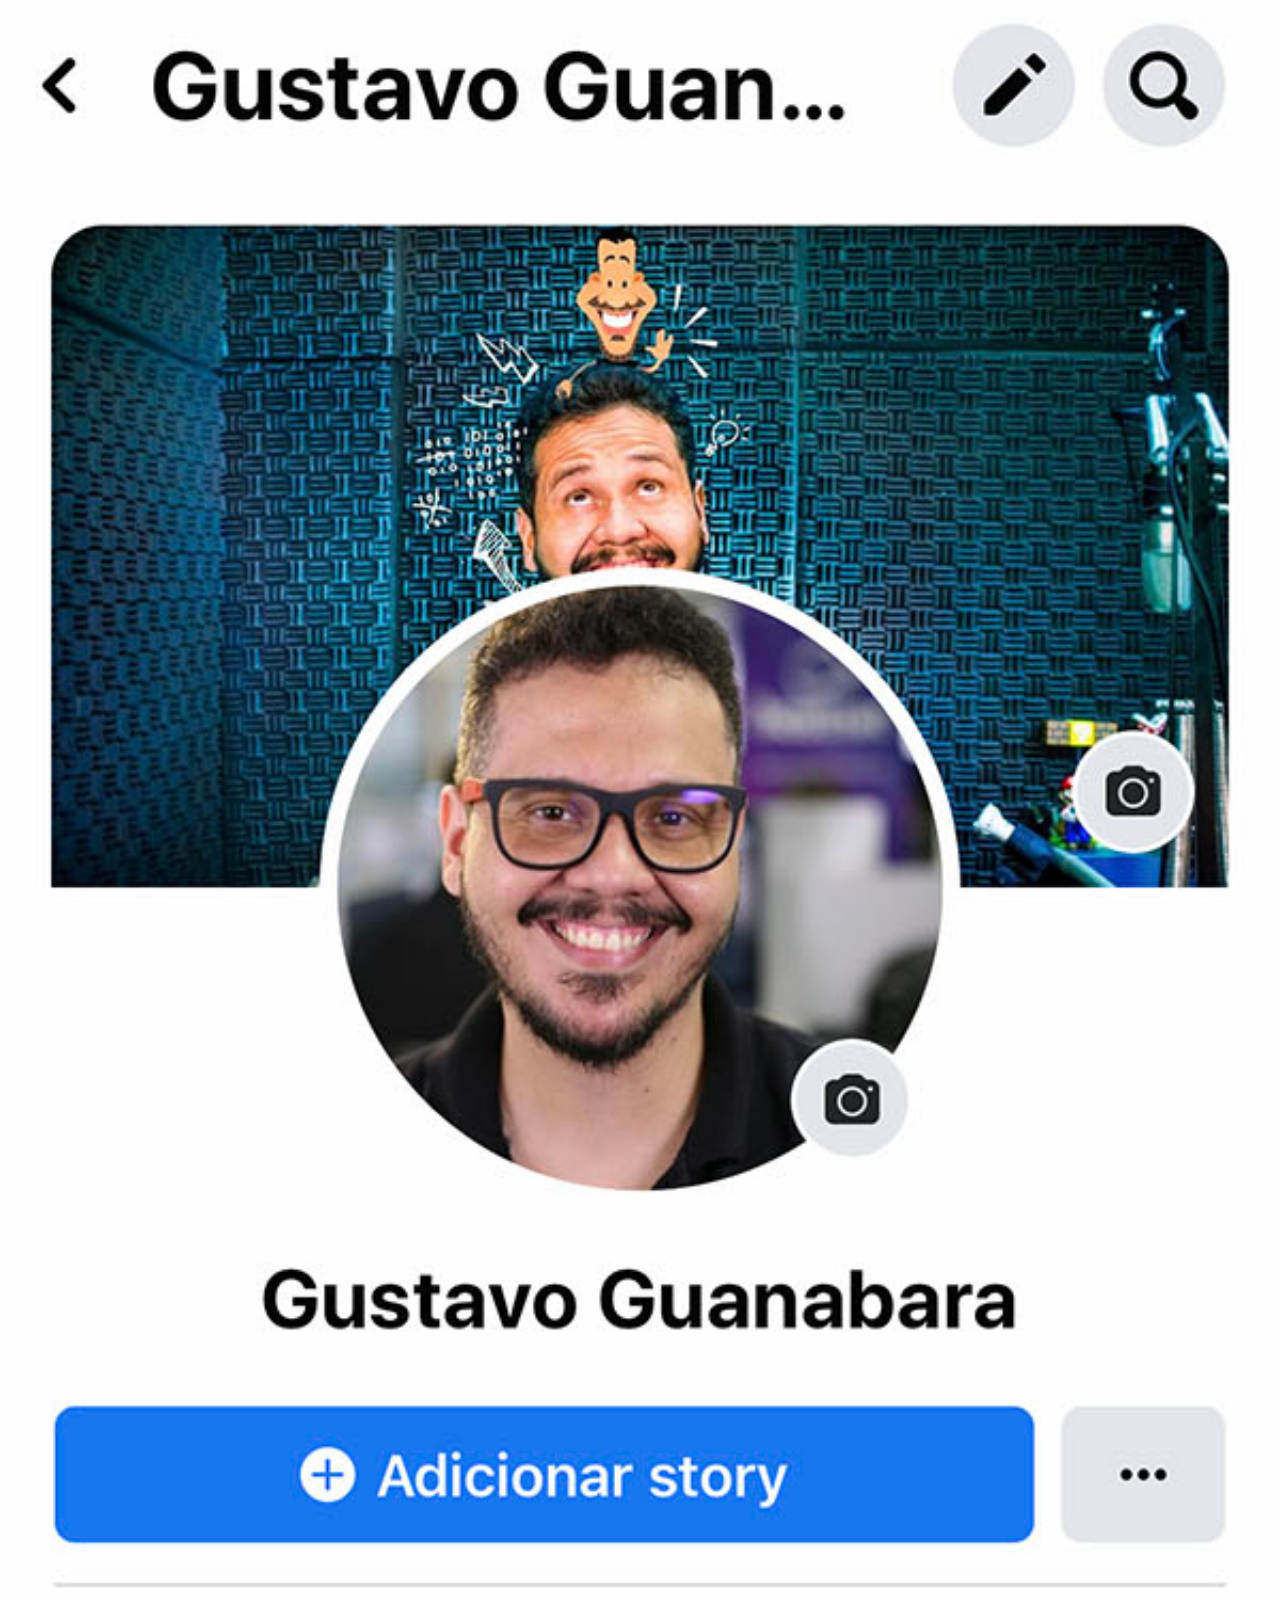
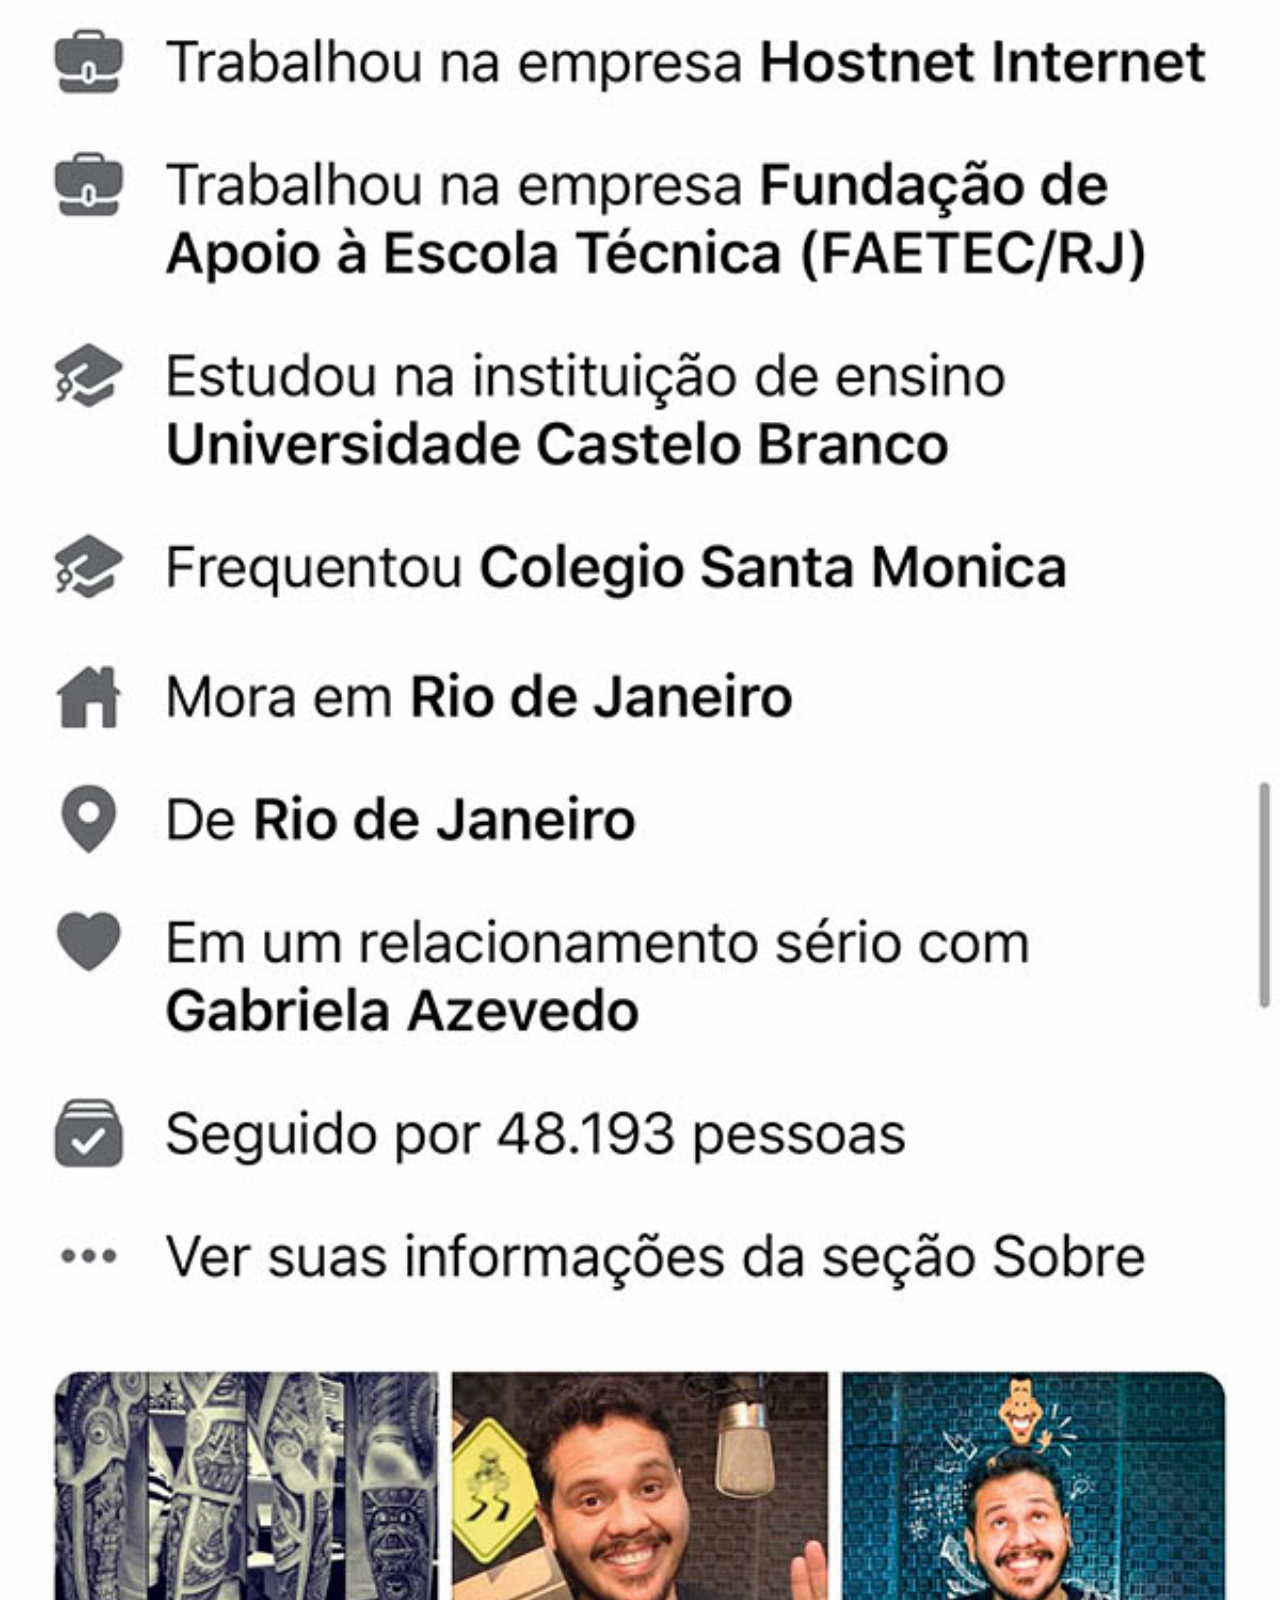
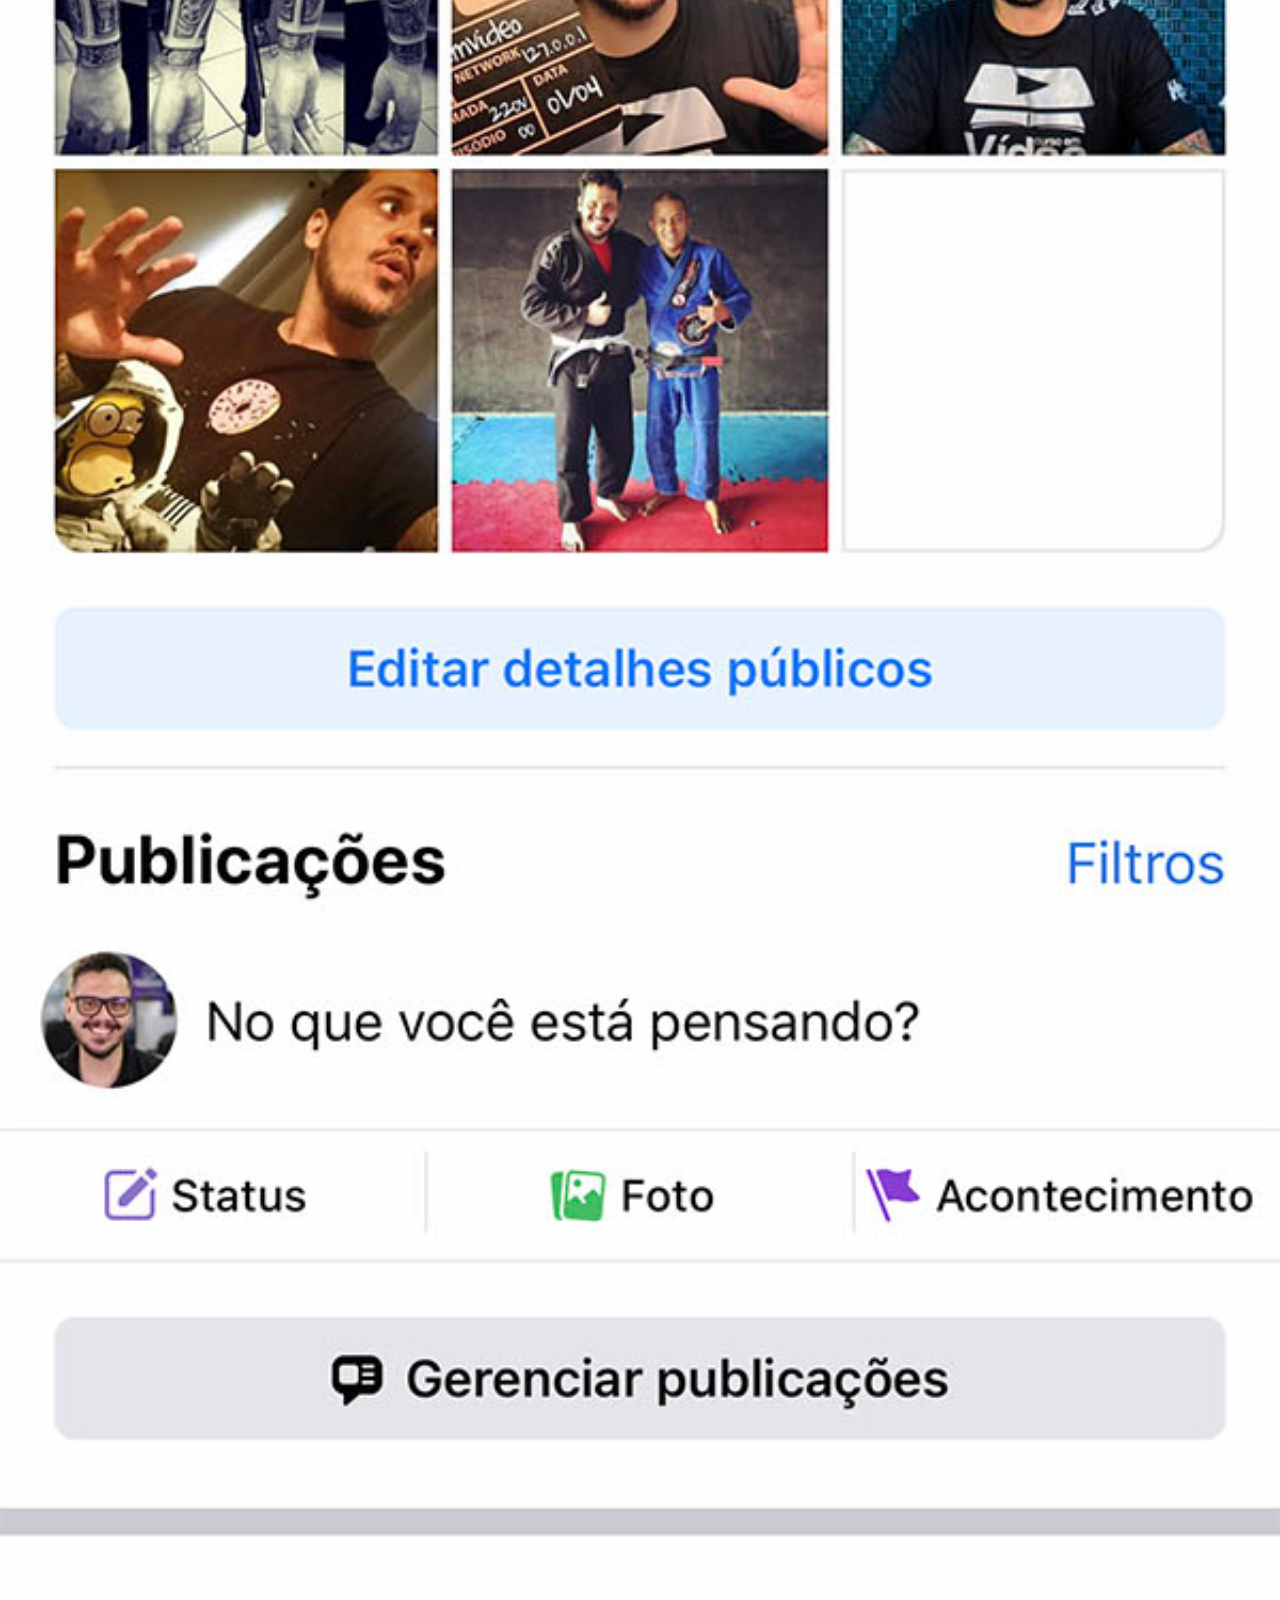
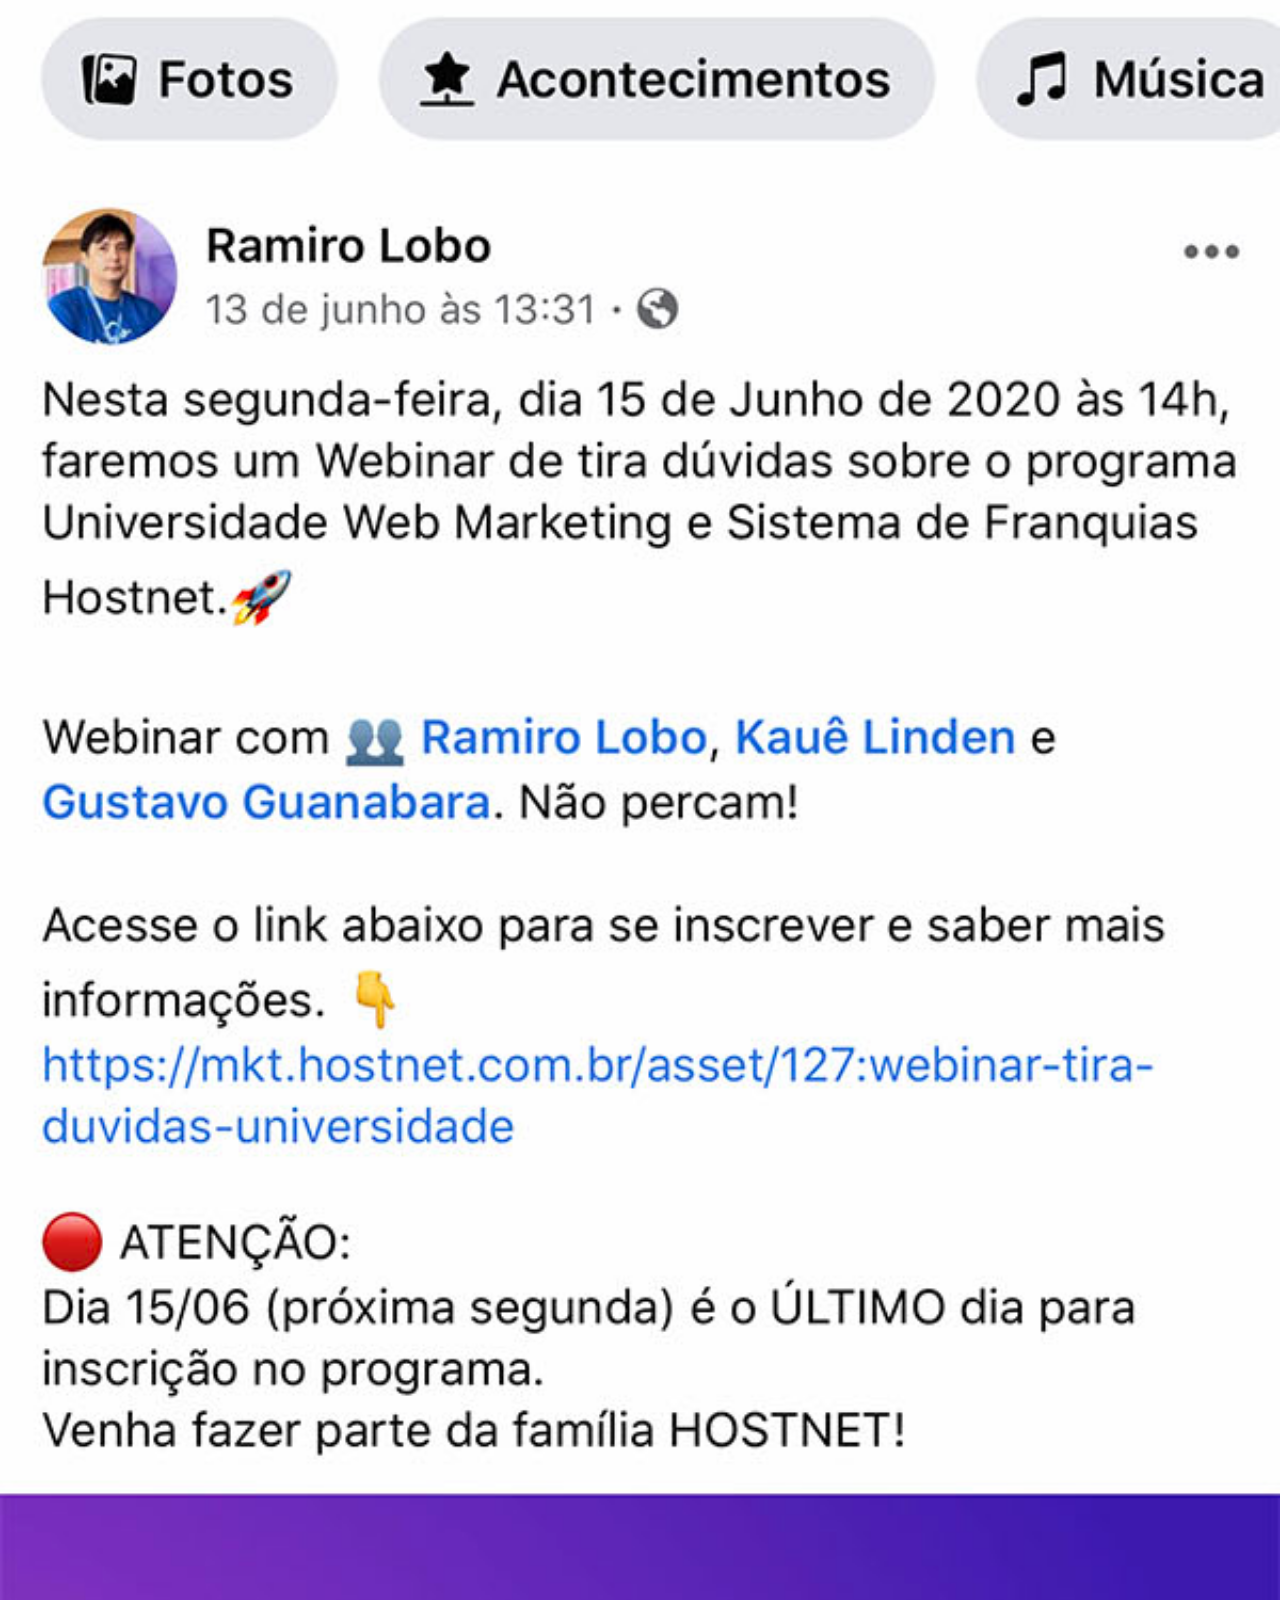
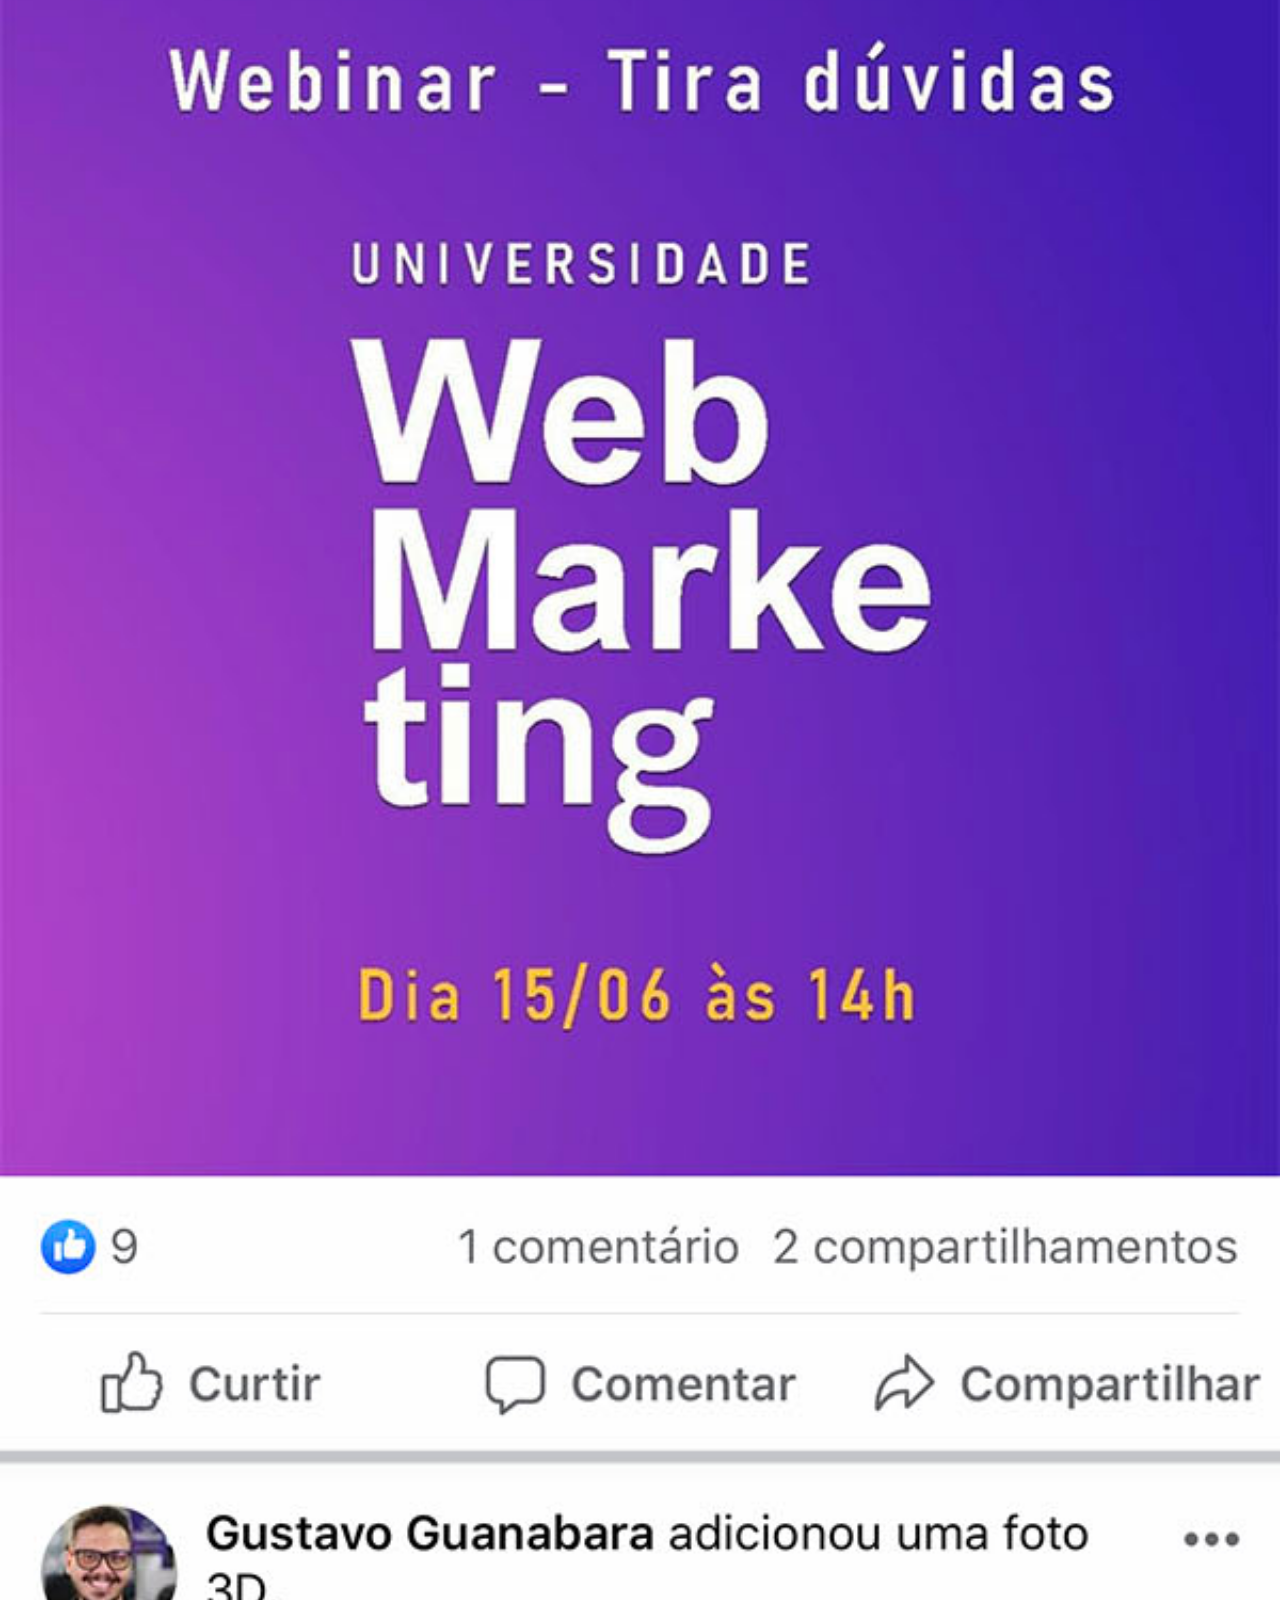
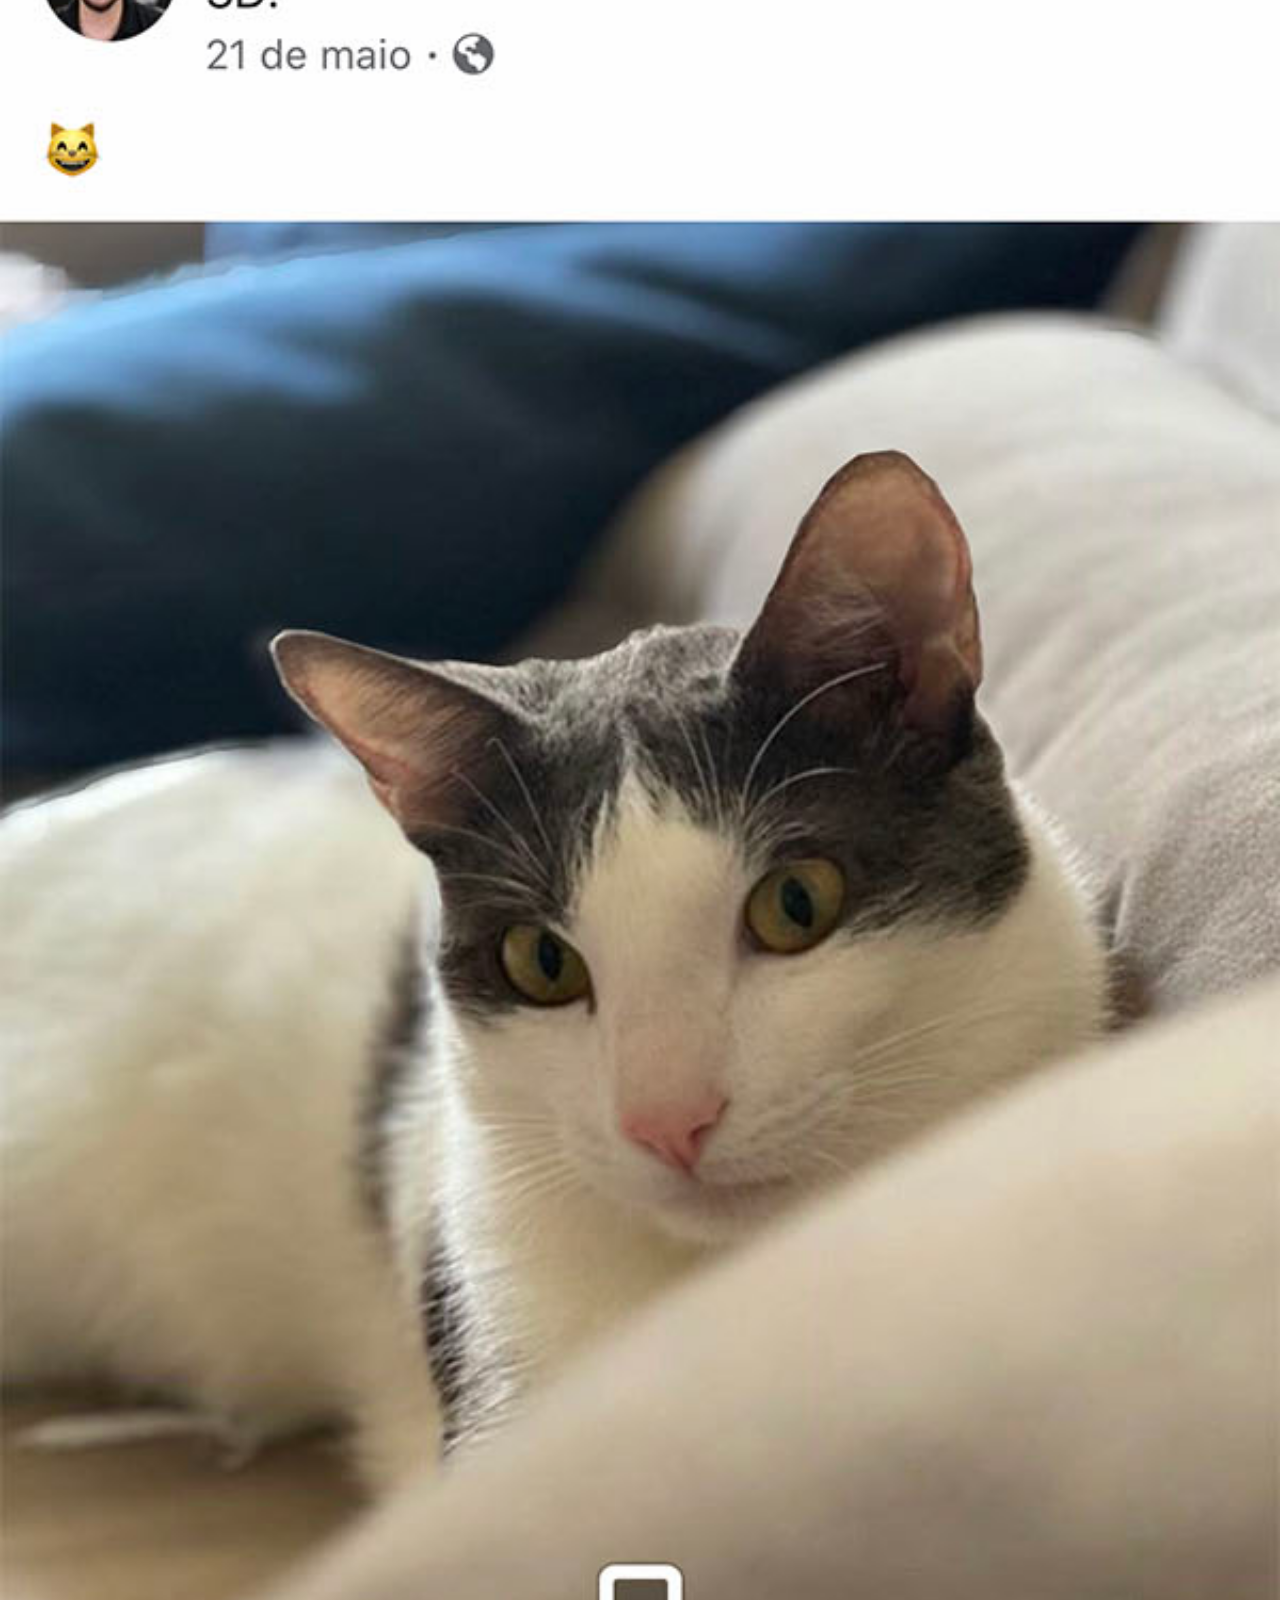
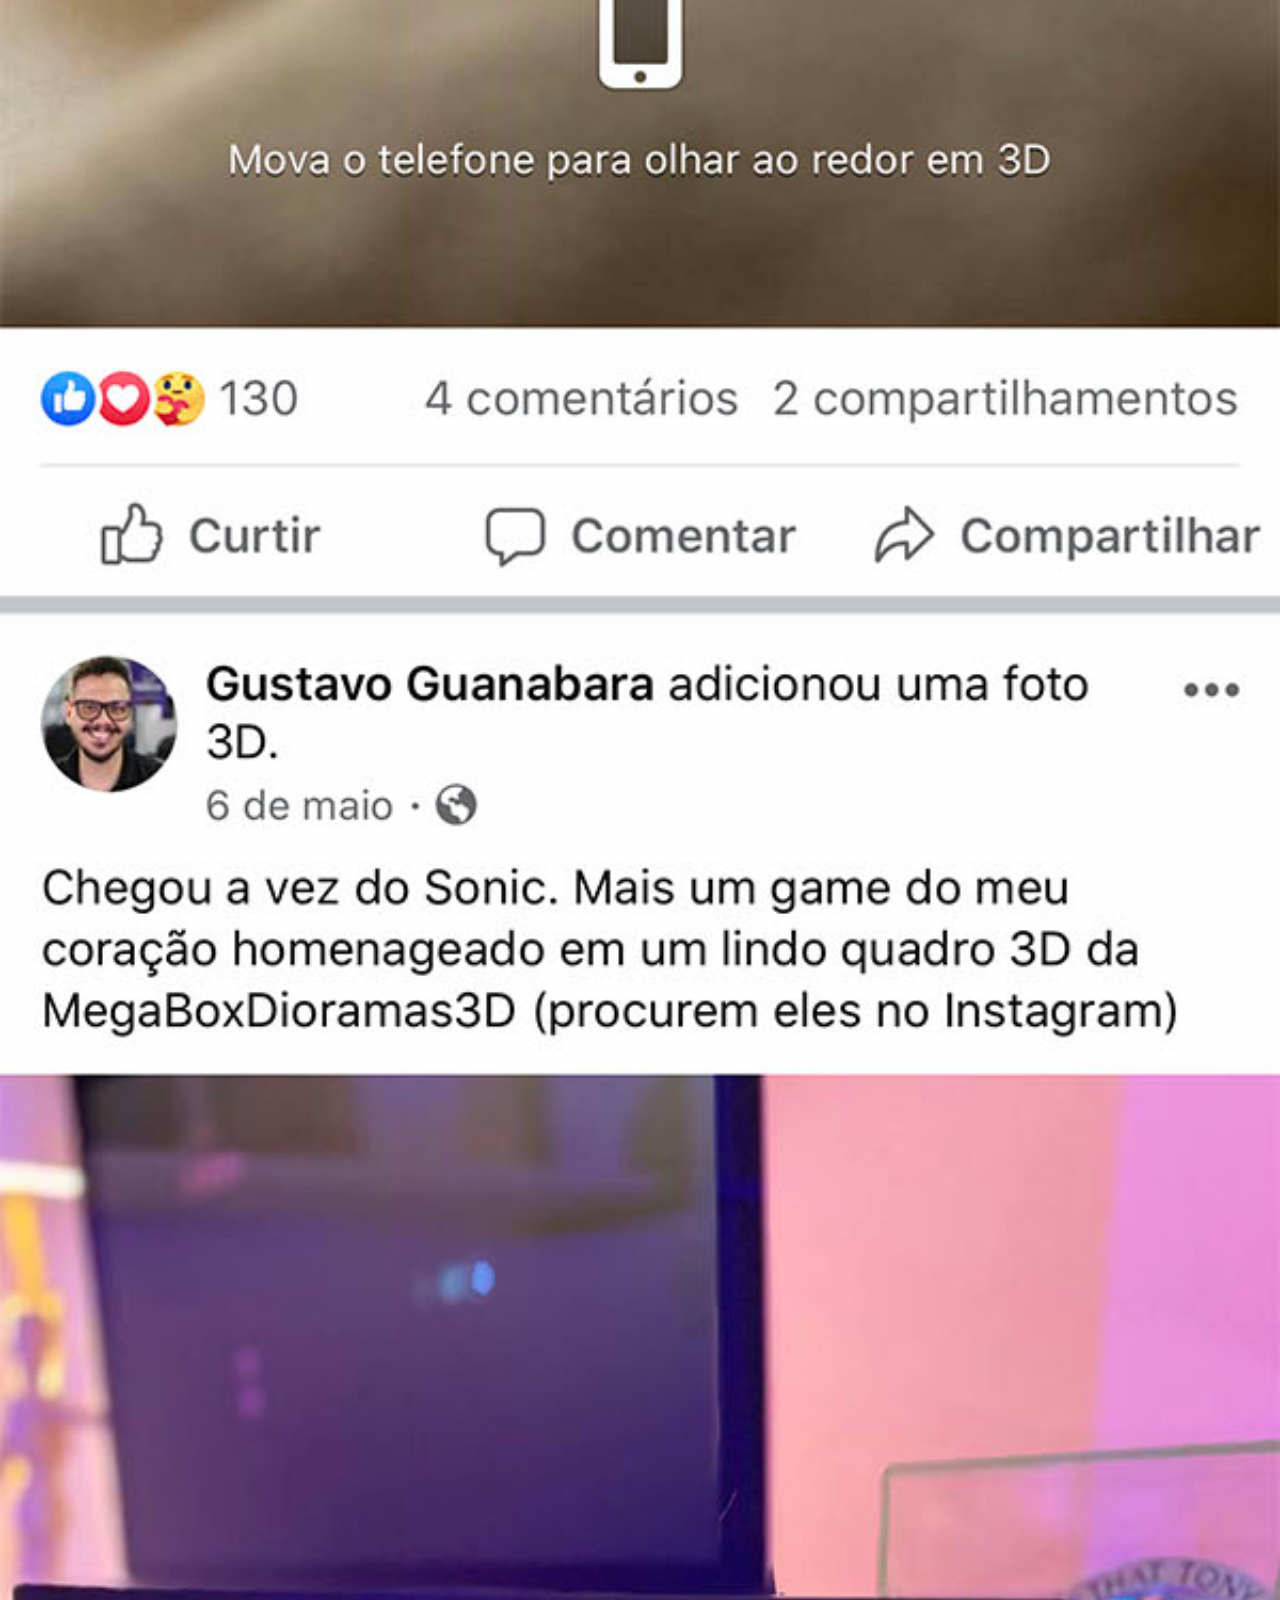
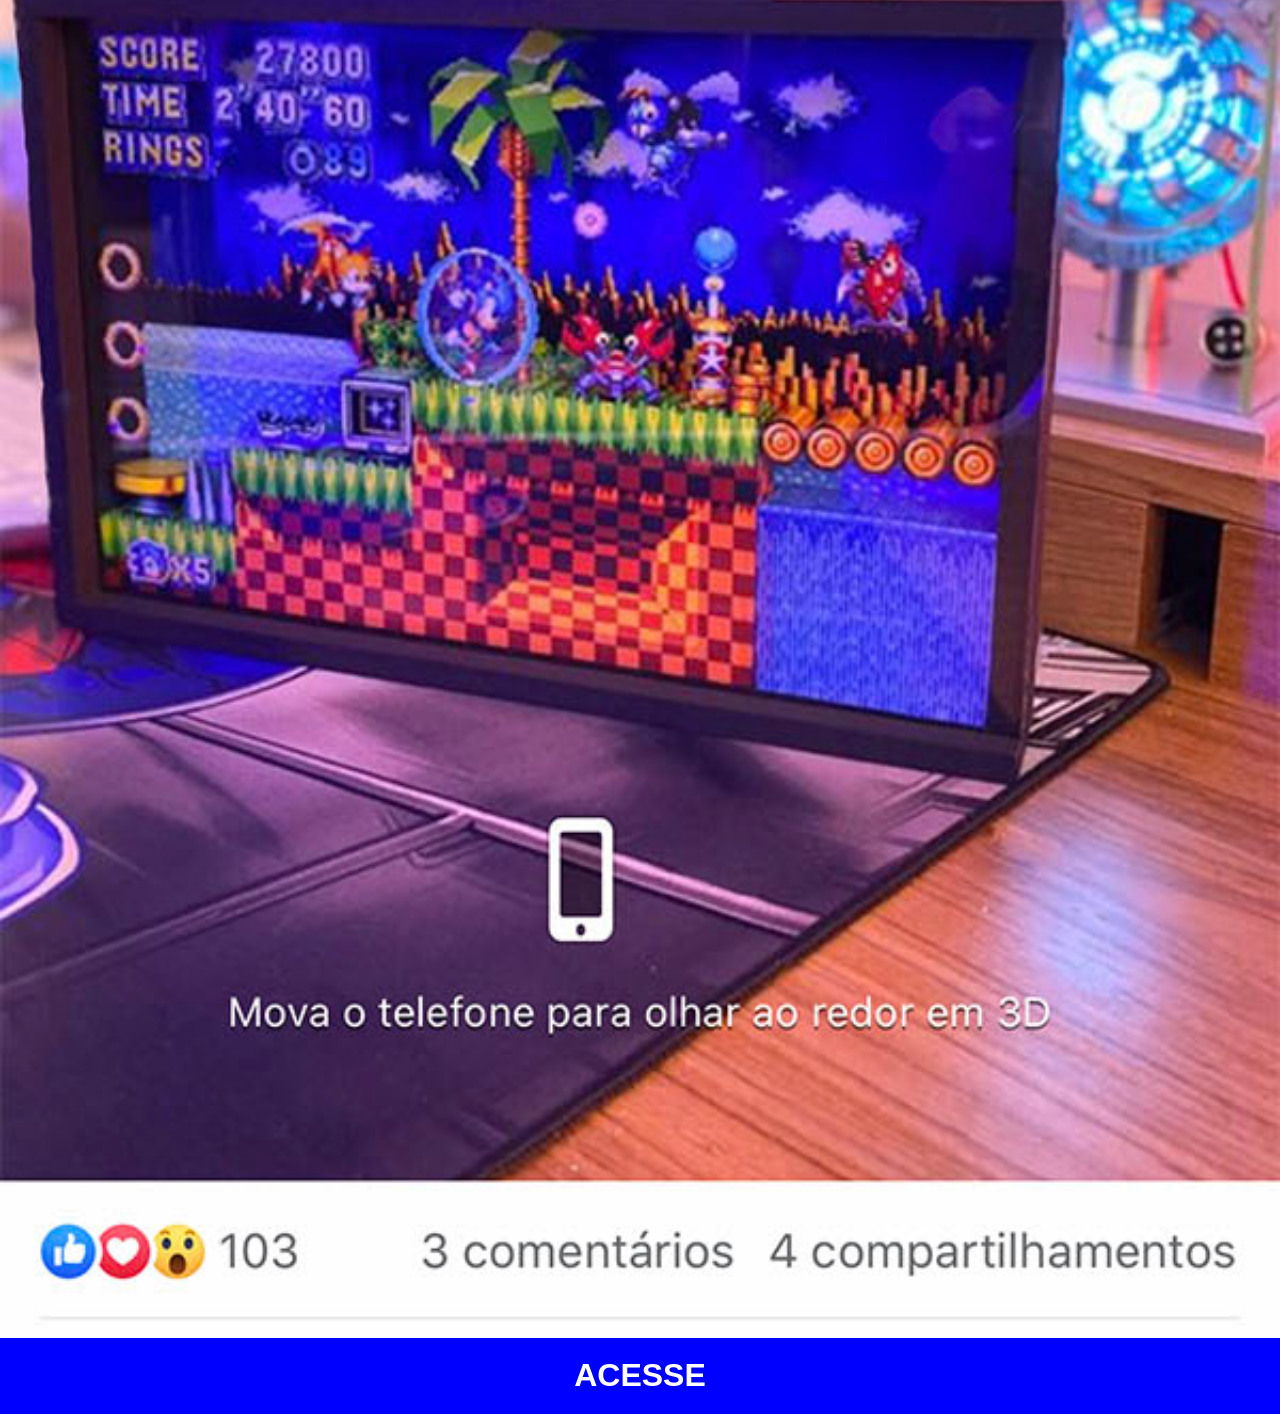
<file: facebook.html>
<!DOCTYPE html>
<html lang="pt-br">
<head>
    <meta charset="UTF-8">
    <meta name="viewport" content="width=device-width, initial-scale=1.0">
    <title>Facebook</title>
    <link rel="stylesheet" href="styles/social.css">
</head>
<body>
    <img src="imagens/tela-facebook.jpg" alt="Tela Facebook"> 
    <a href="https://facebook.com/gustavoguanabara" target="_blank">Acesse</a>  
</body>
</html>
</file>
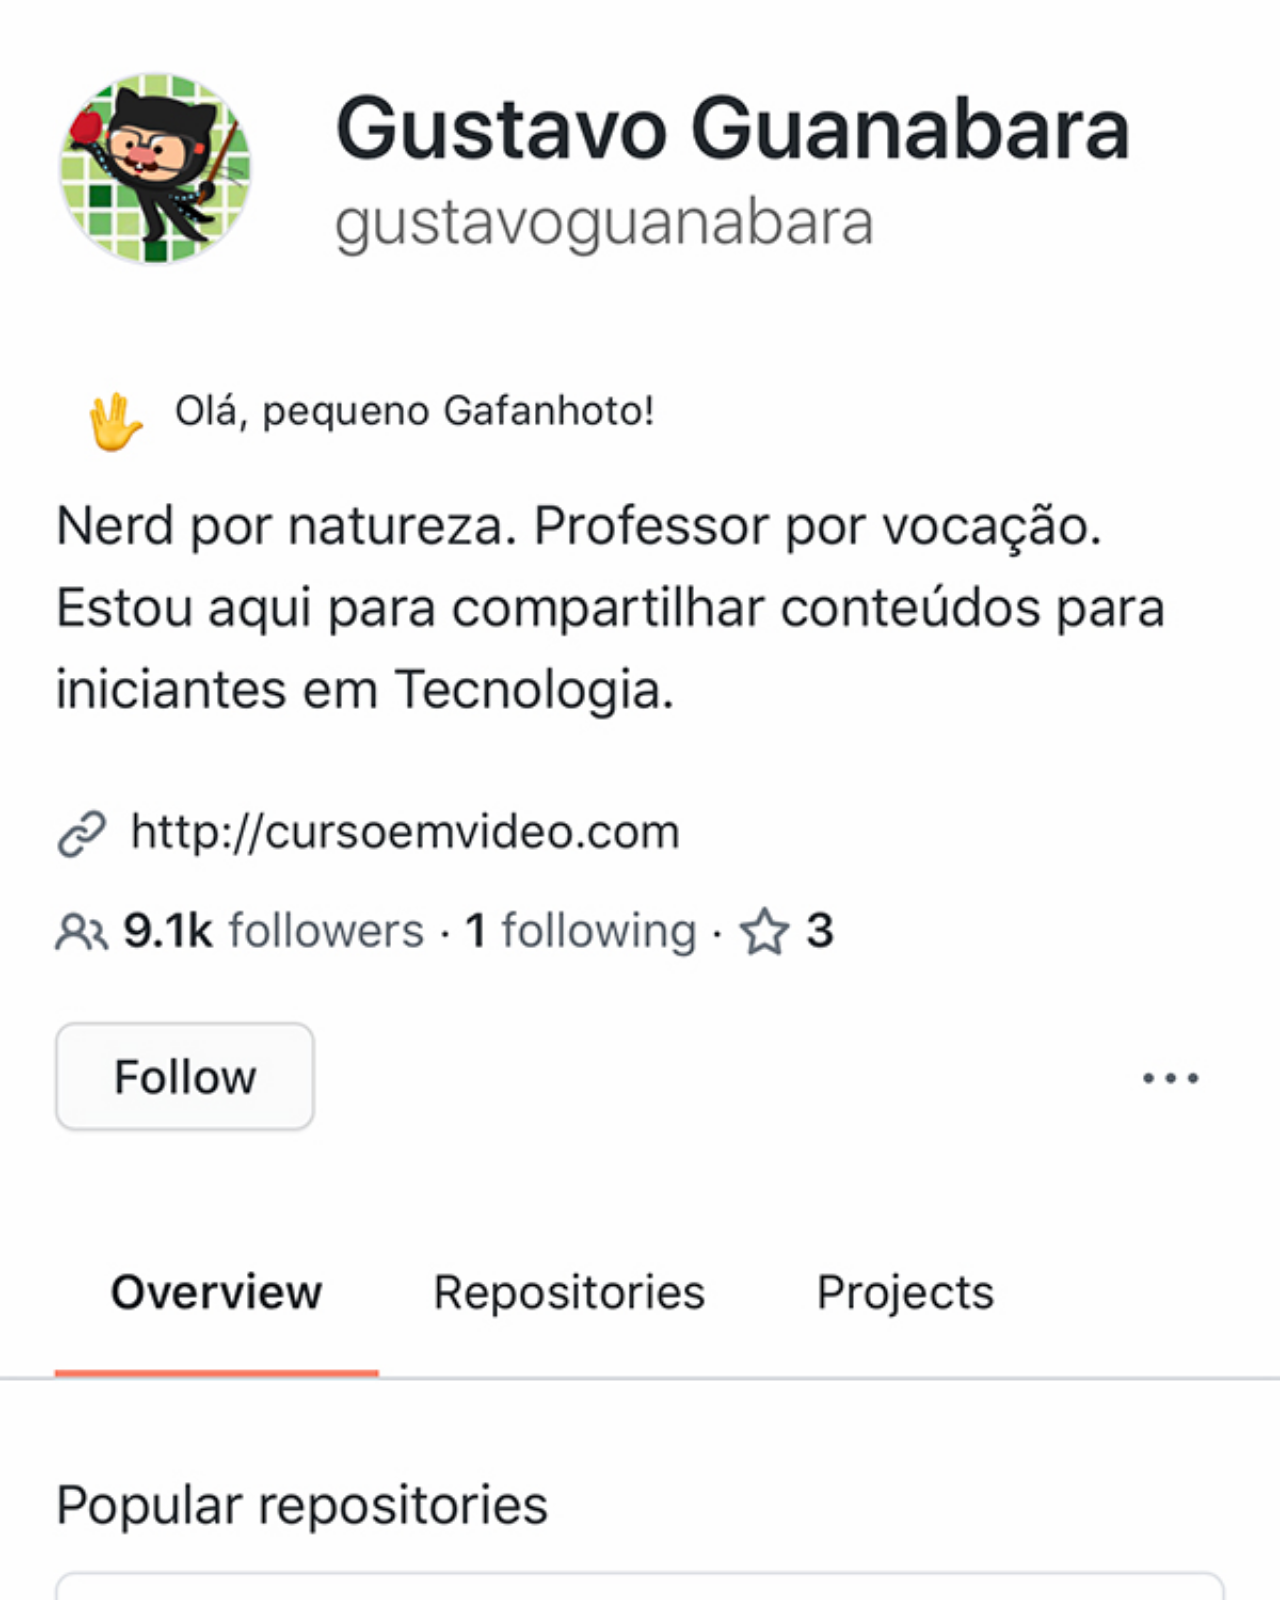
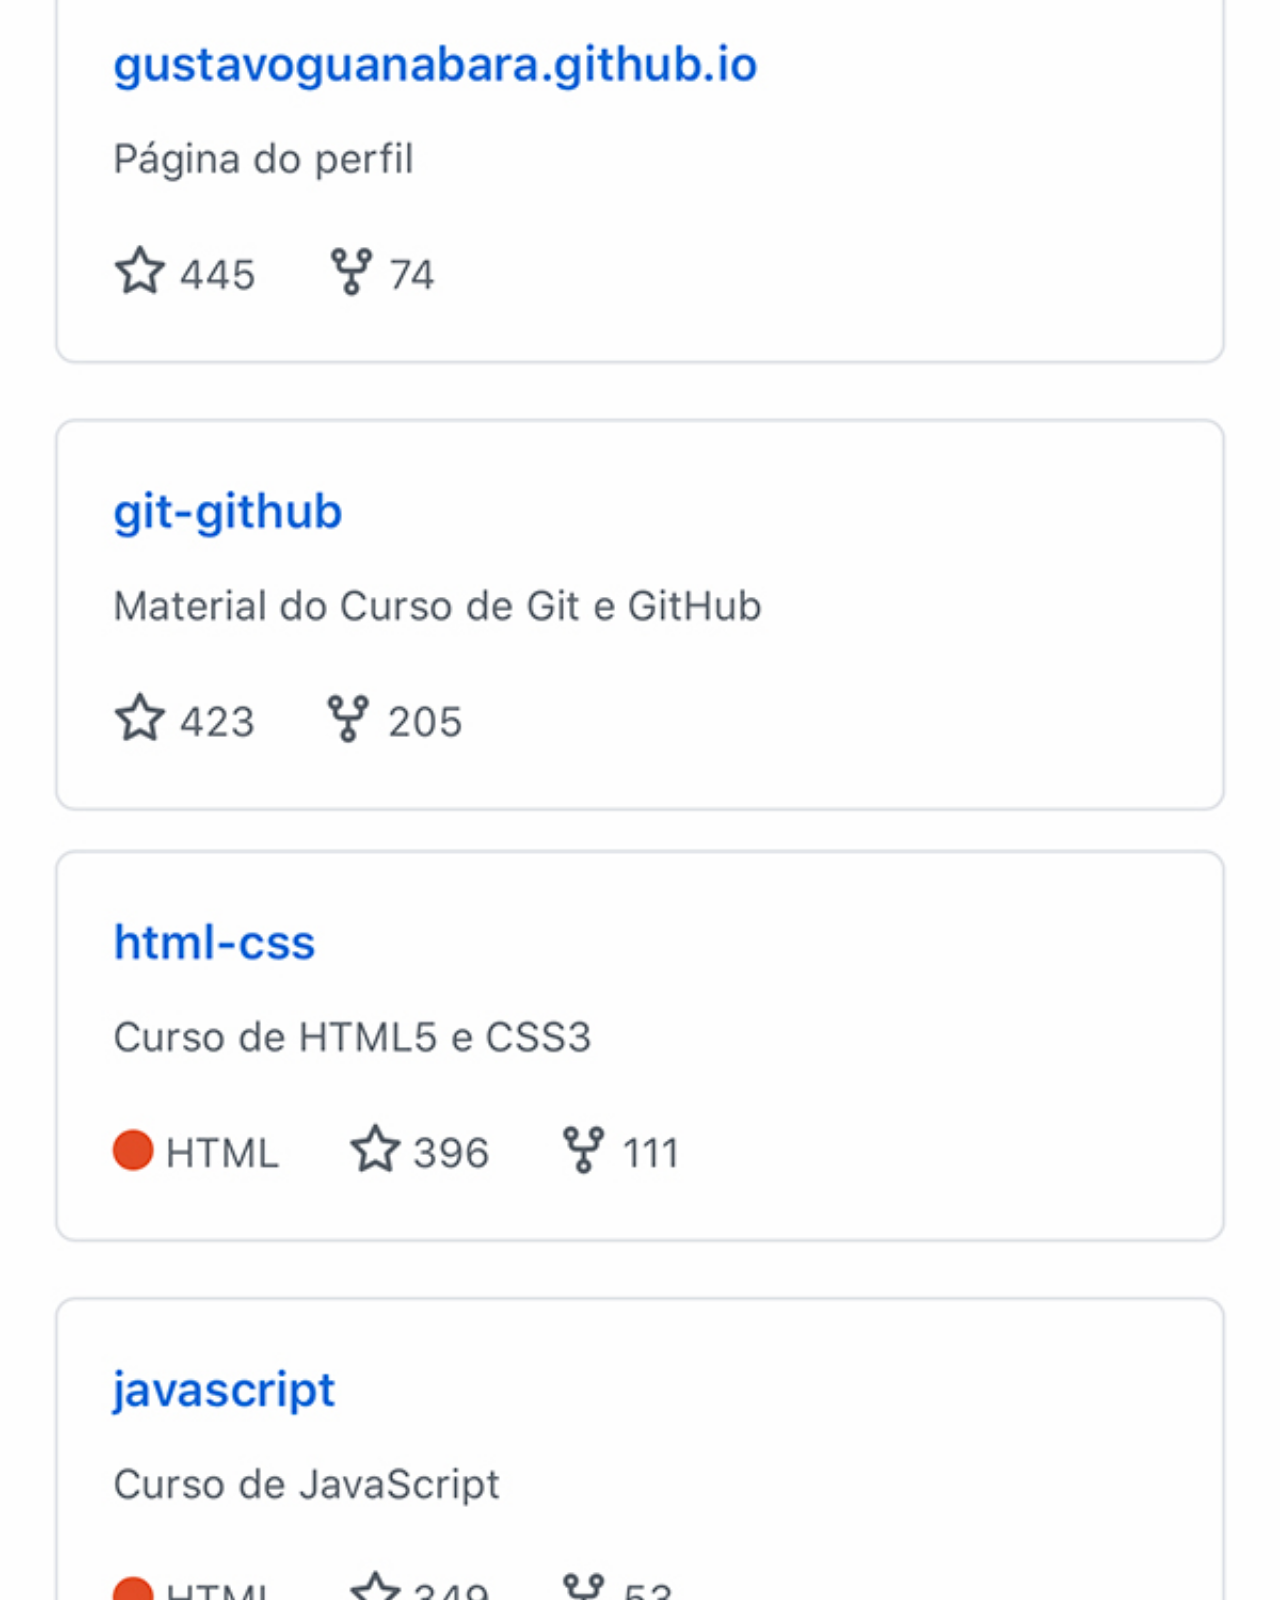
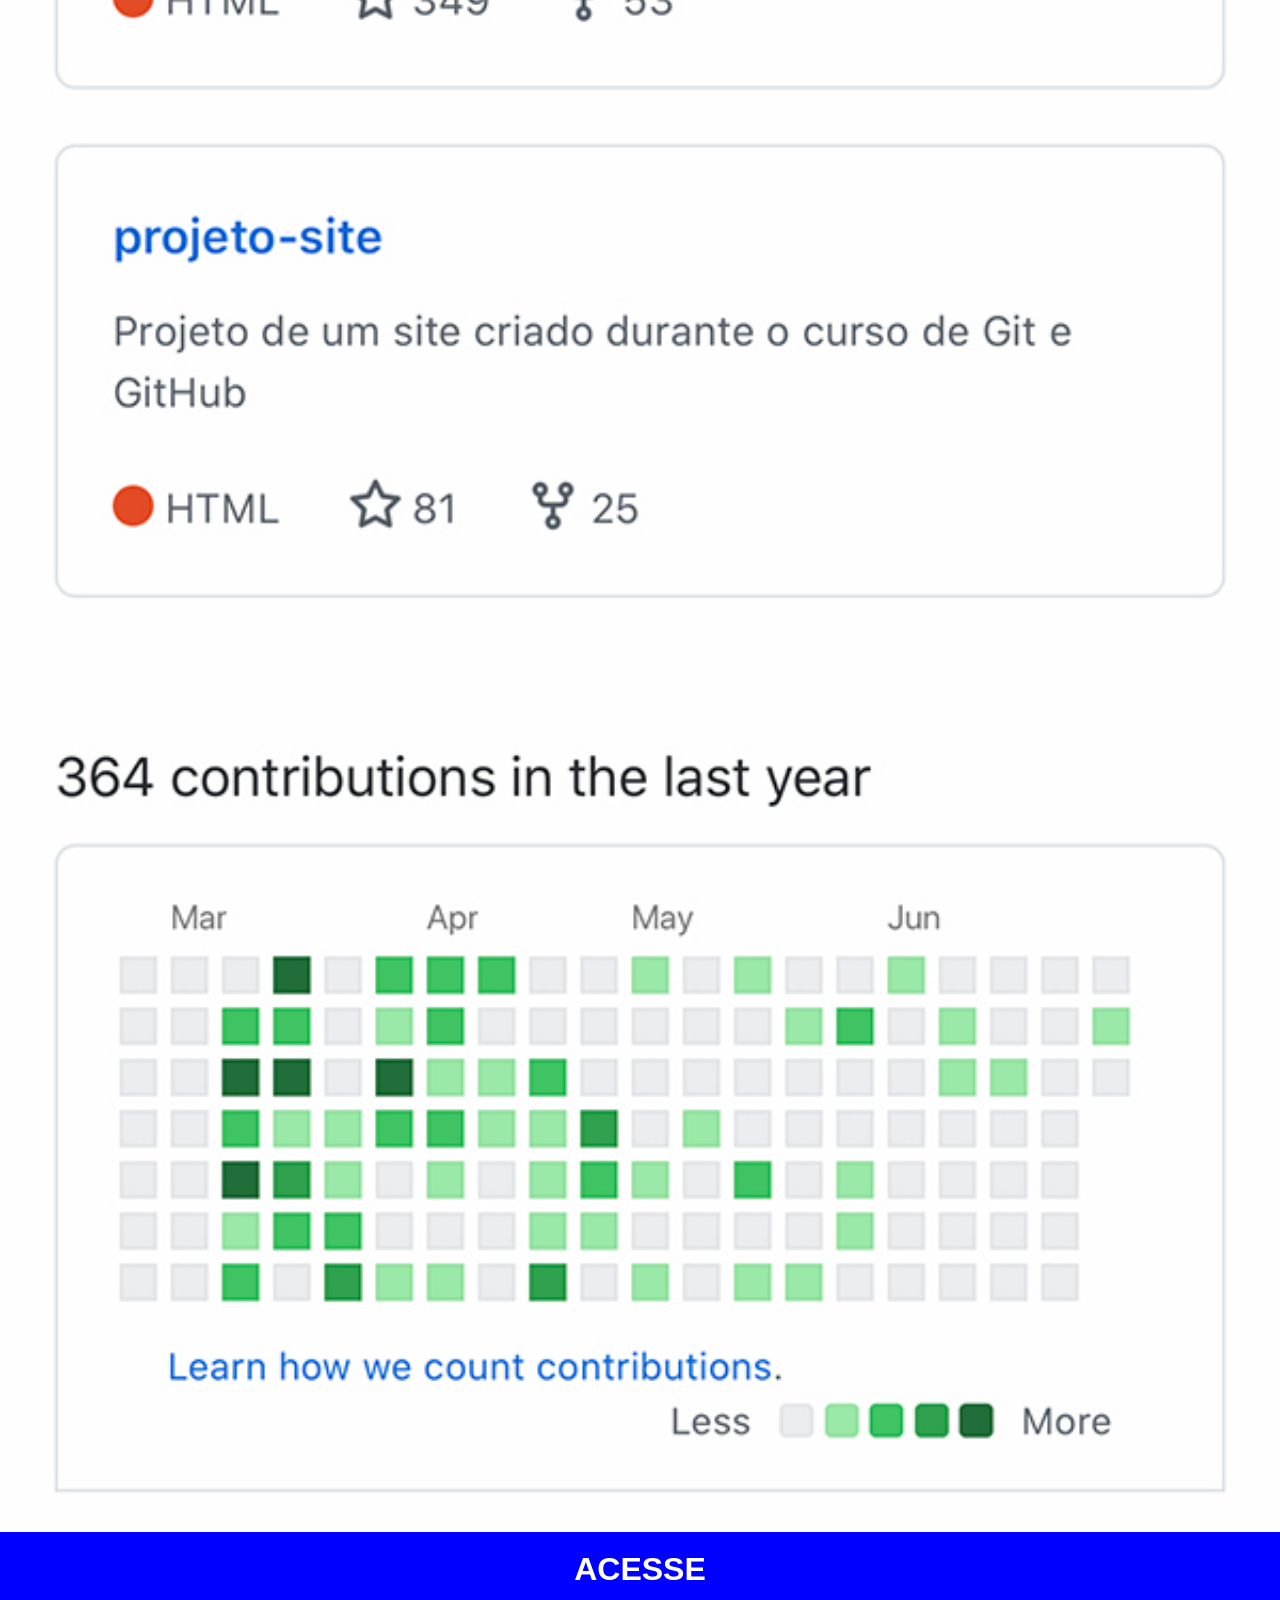
<file: github.html>
<!DOCTYPE html>
<html lang="pt-br">
<head>
    <meta charset="UTF-8">
    <meta name="viewport" content="width=device-width, initial-scale=1.0">
    <title>GitHub</title>
    <link rel="stylesheet" href="styles/social.css">
</head>
<body>
    <img src="imagens/tela-github.jpg" alt="Tela do GitHub">  
    <a href="https://github.com/gustavoguanabara" target="_blank">Acesse</a>
</body>
</html>
</file>
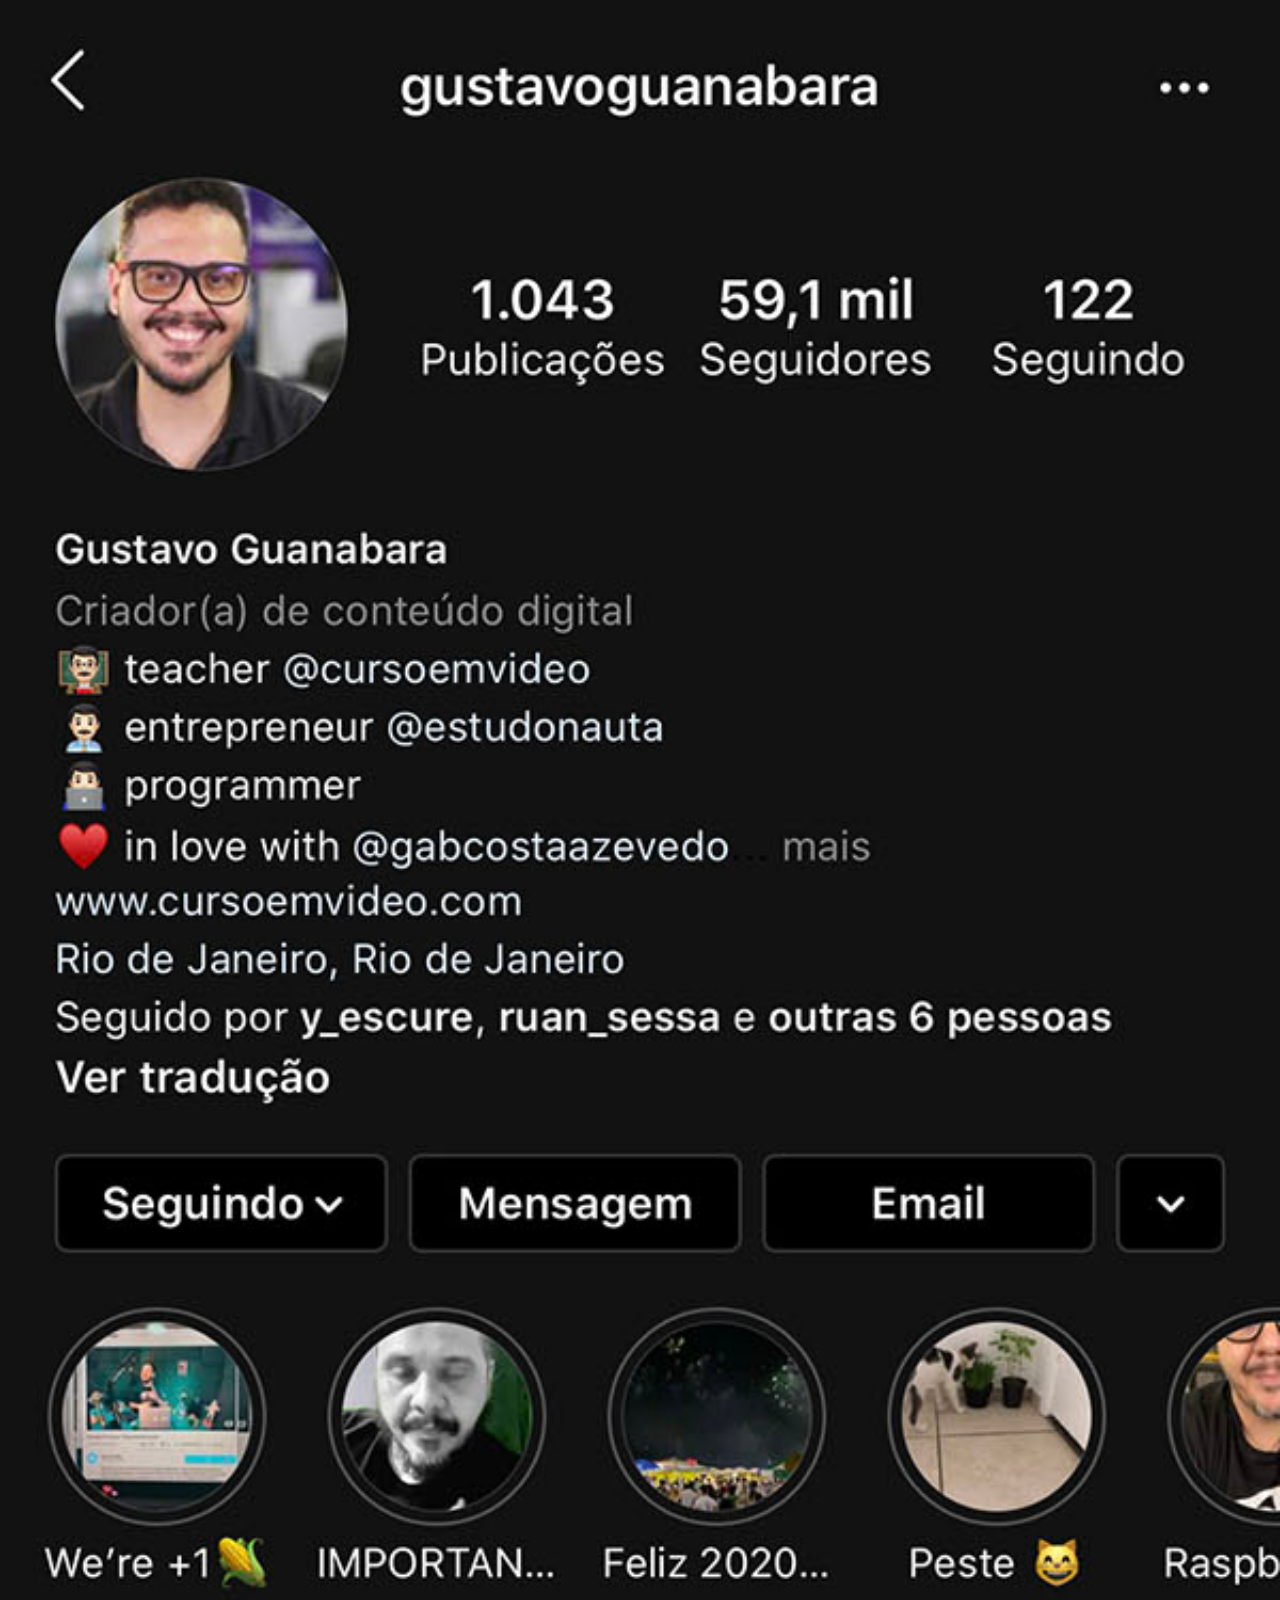
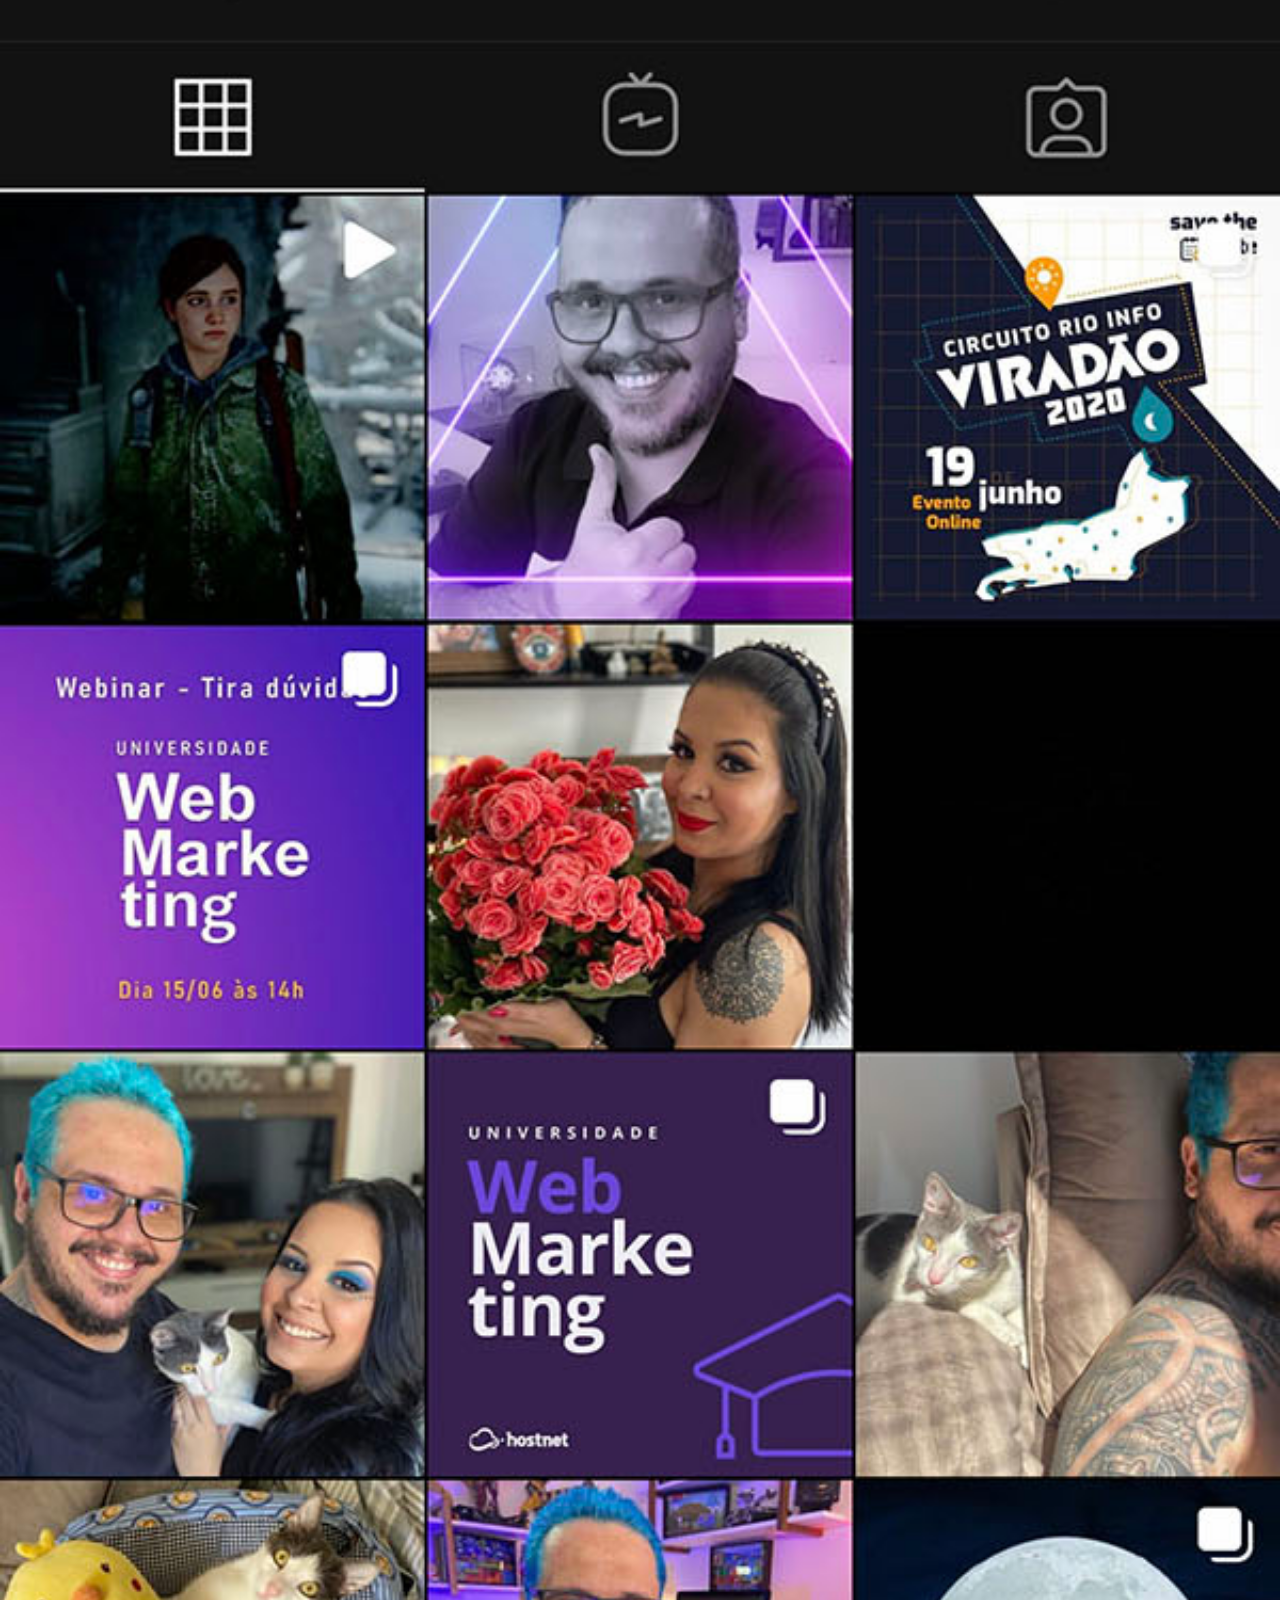
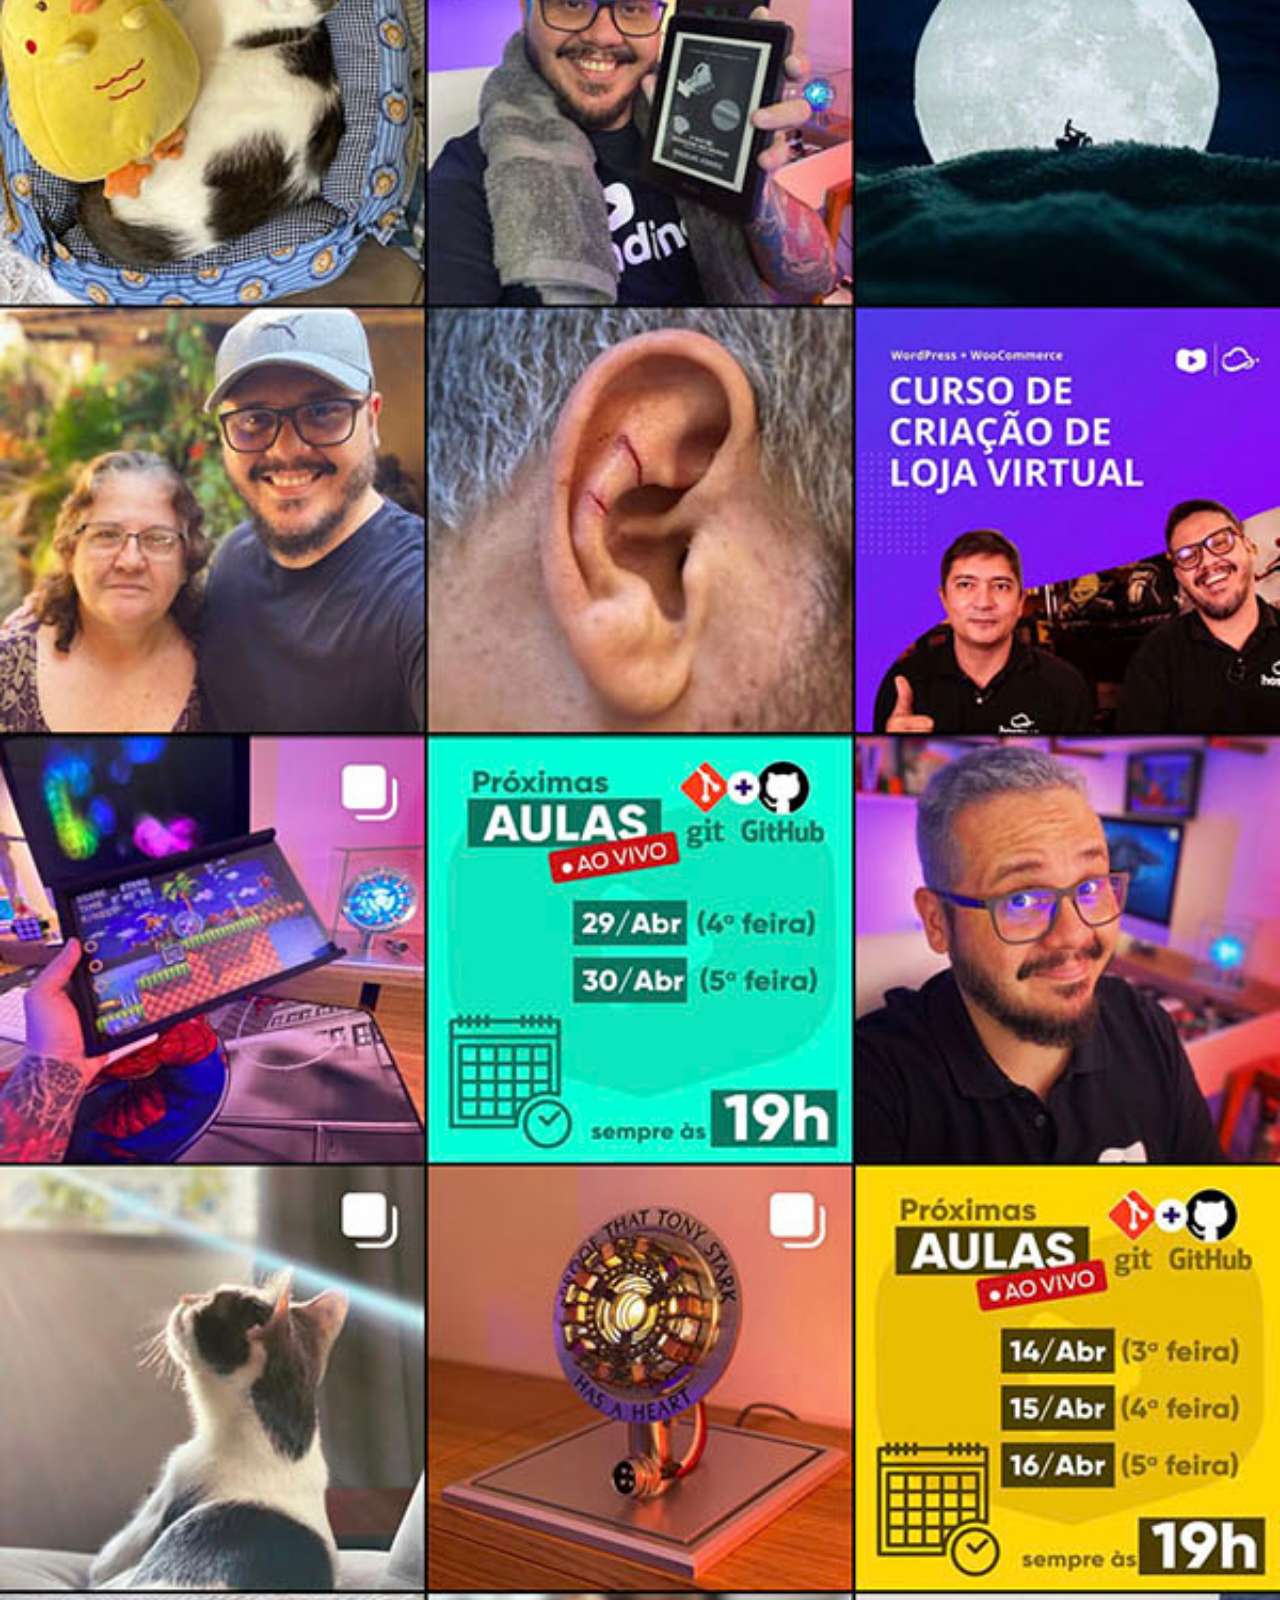
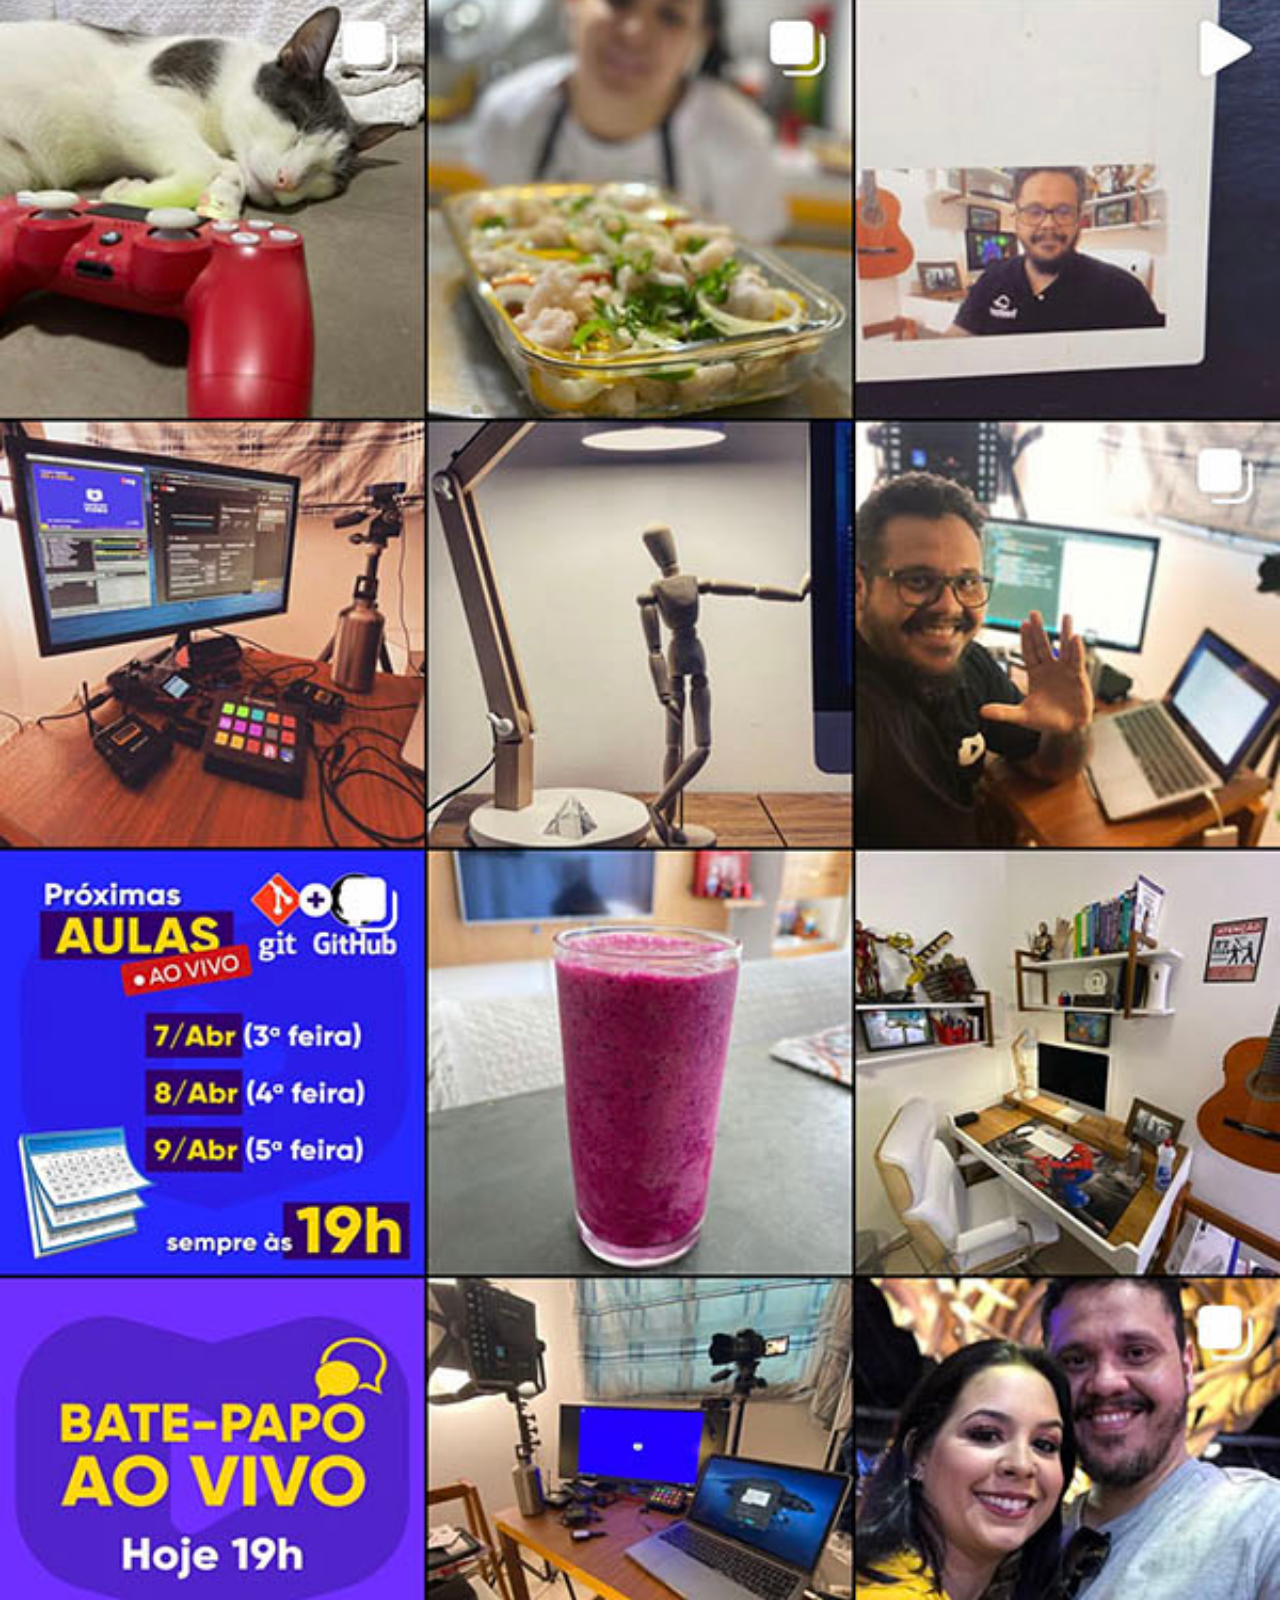
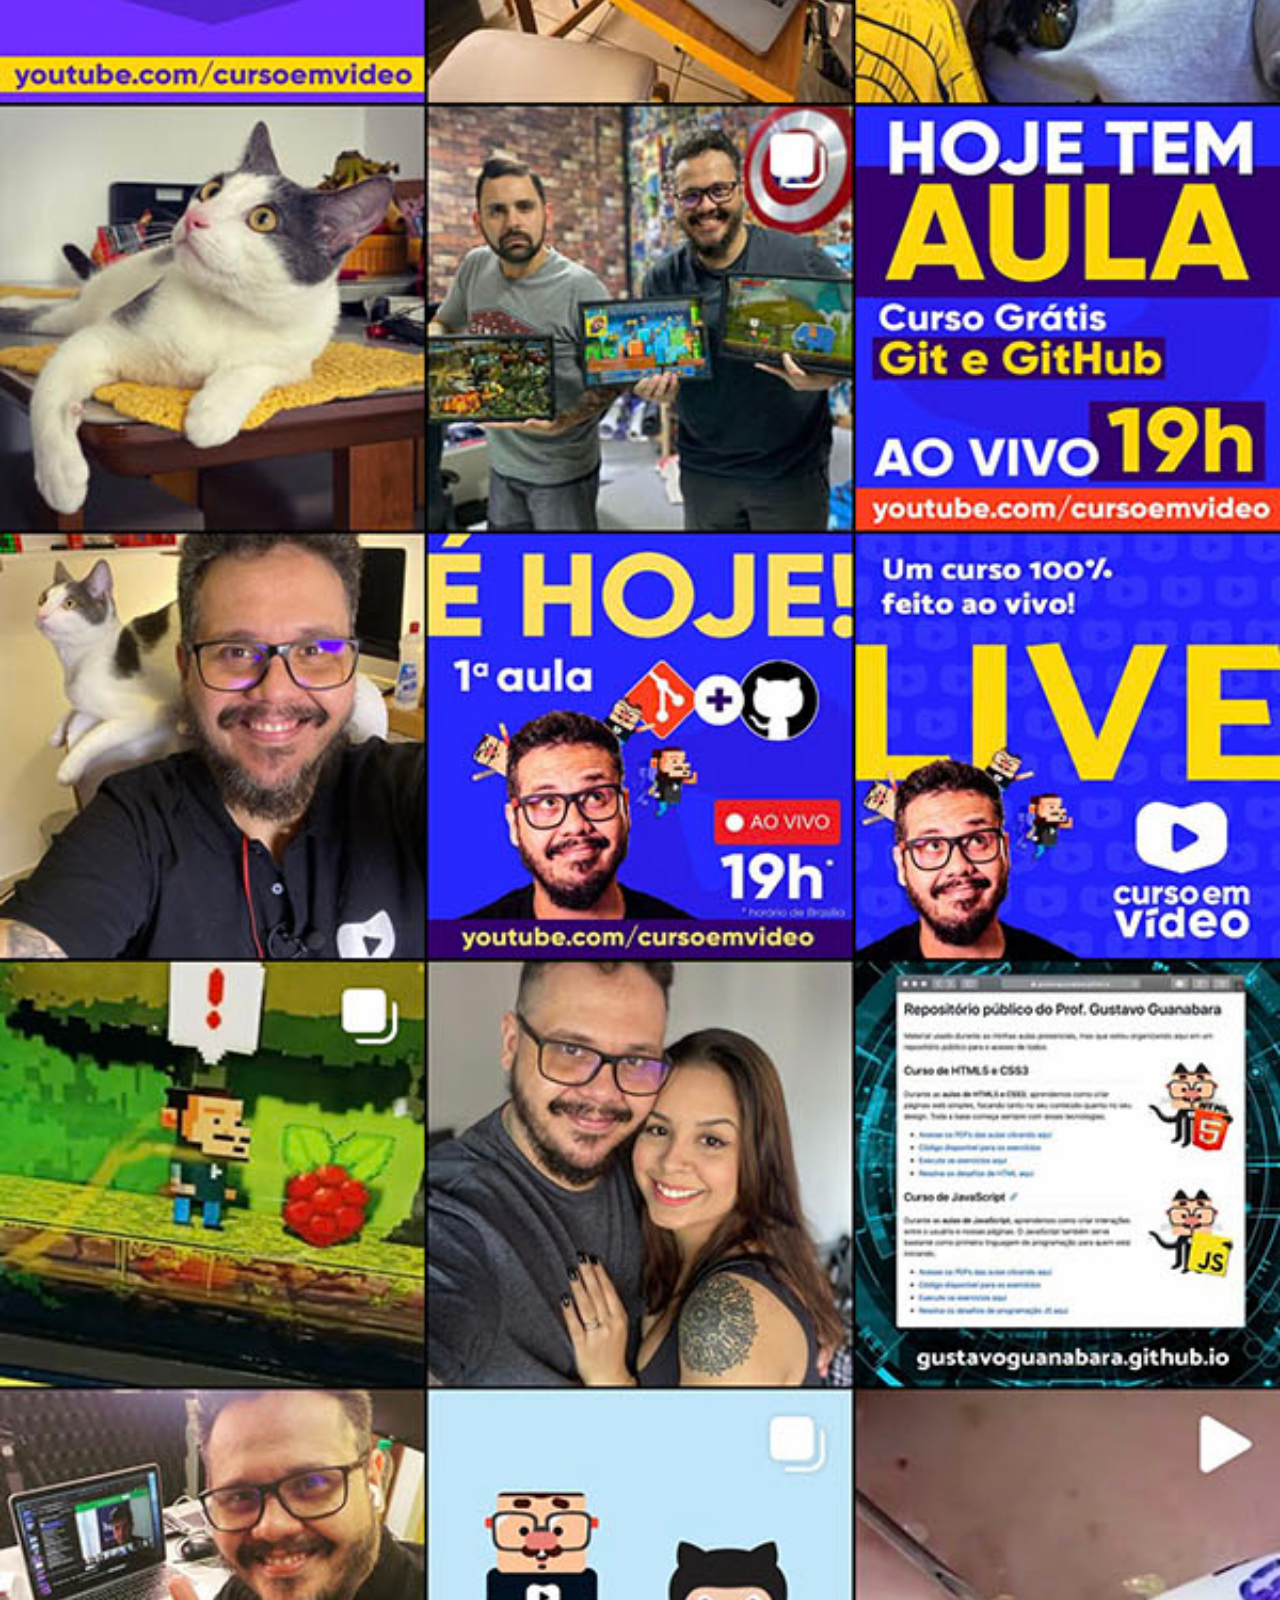
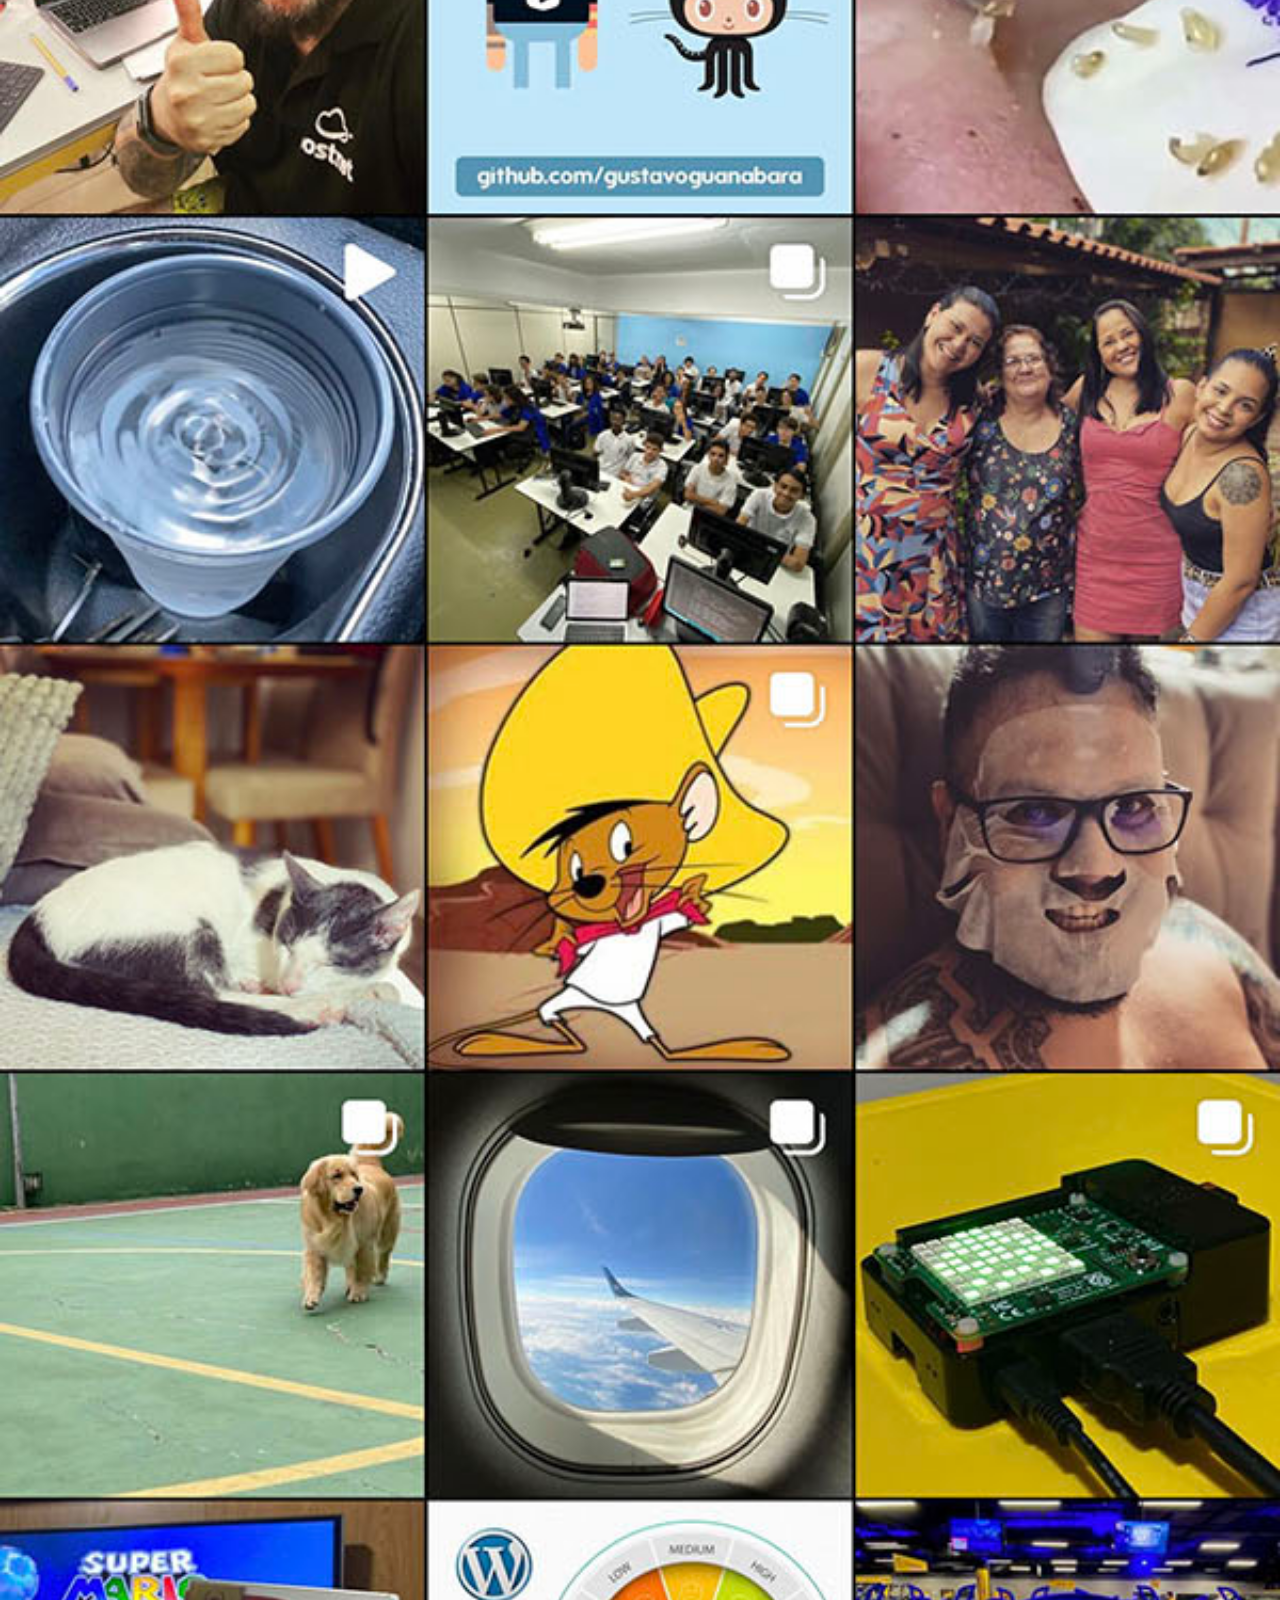
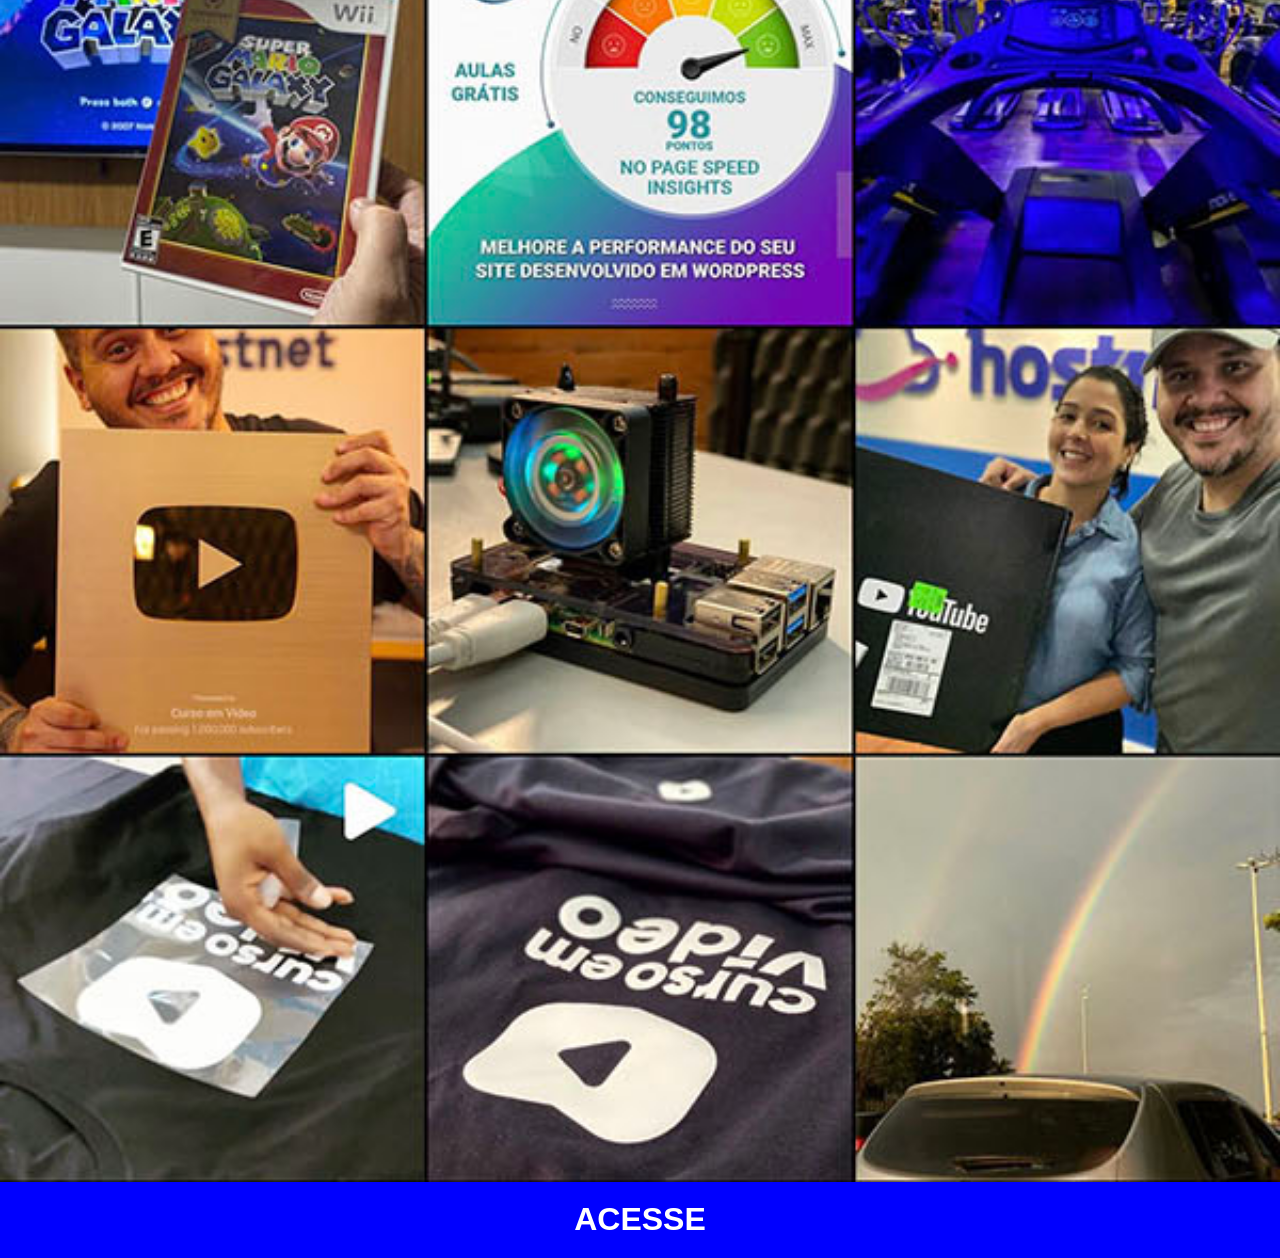
<file: instagram.html>
<!DOCTYPE html>
<html lang="pt-br">
<head>
    <meta charset="UTF-8">
    <meta name="viewport" content="width=device-width, initial-scale=1.0">
    <title>Instagram</title>
    <link rel="stylesheet" href="styles/social.css">
</head>
<body>
    <img src="imagens/tela-instagram.jpg" alt="Tela Instagram">  
    <a href="https://instagram.com/gustavoguanabara" target="_blank">Acesse</a> 
</body>
</html>
</file>
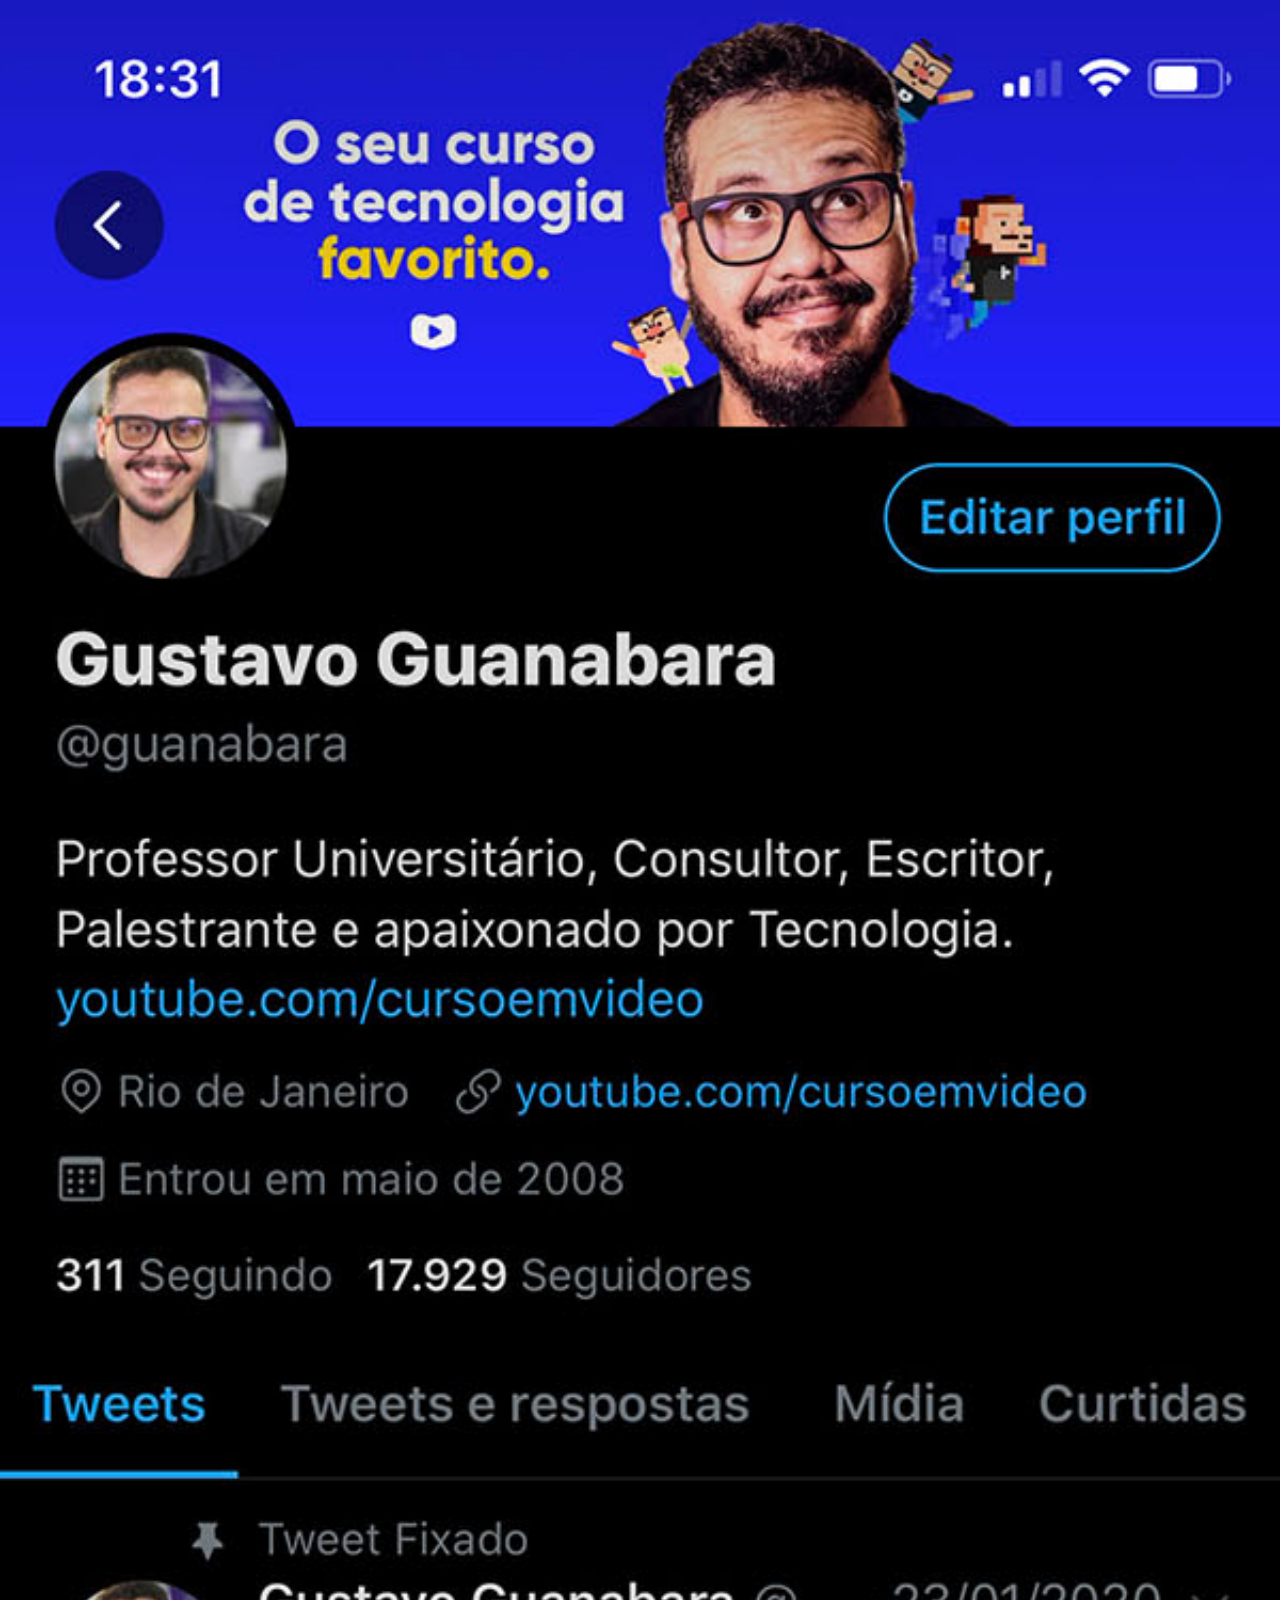
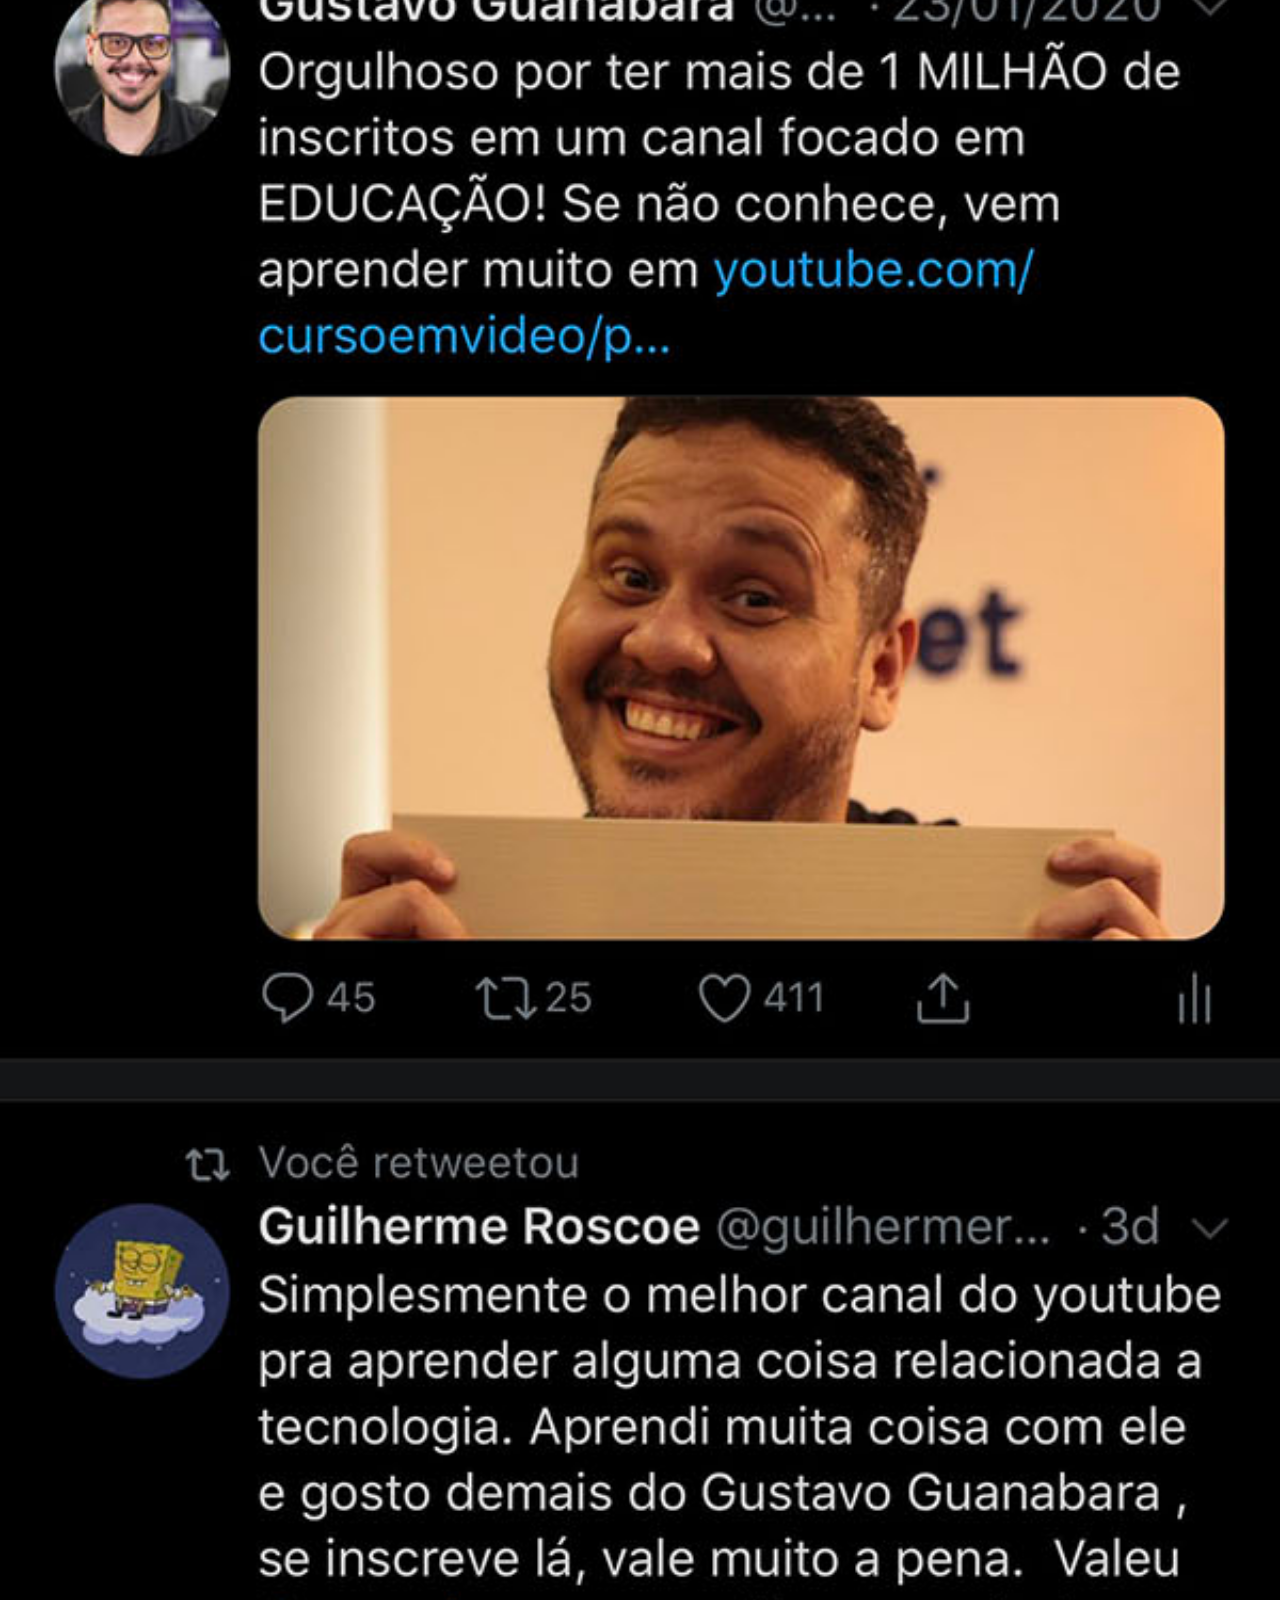
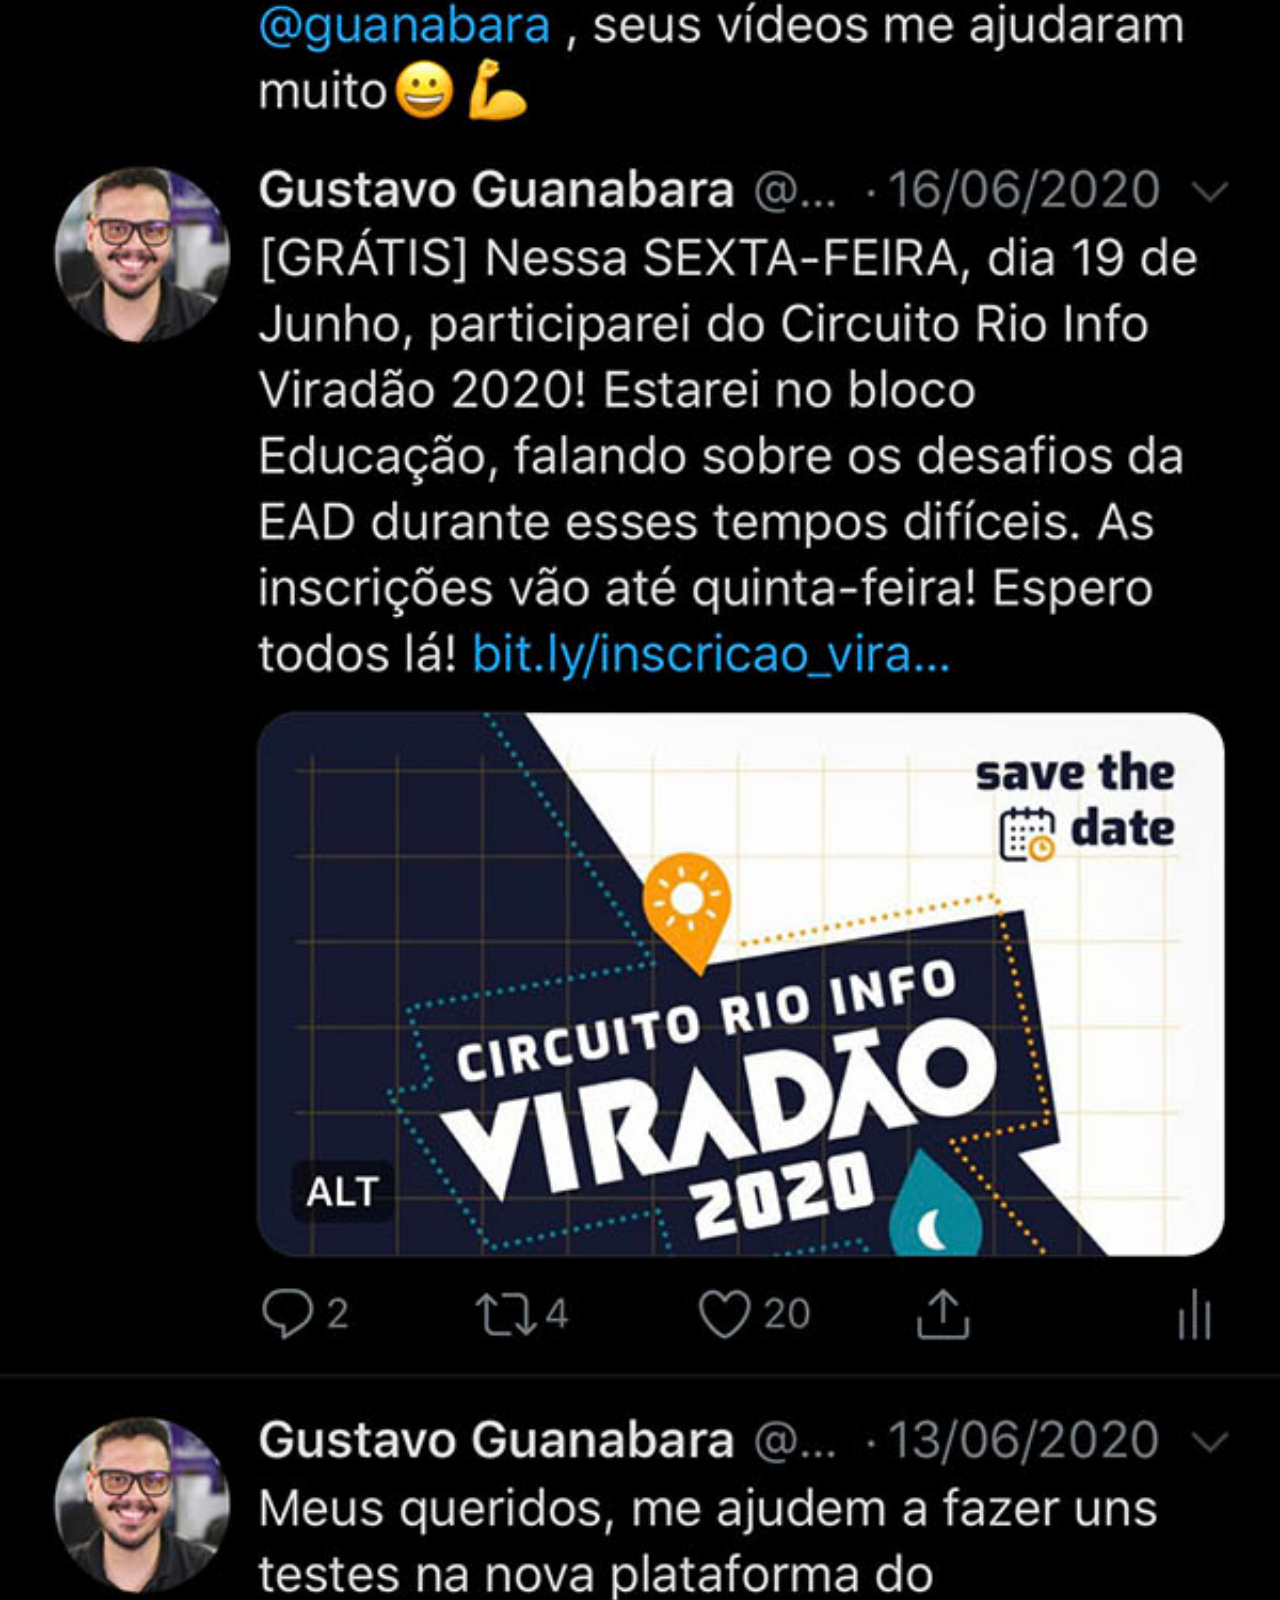
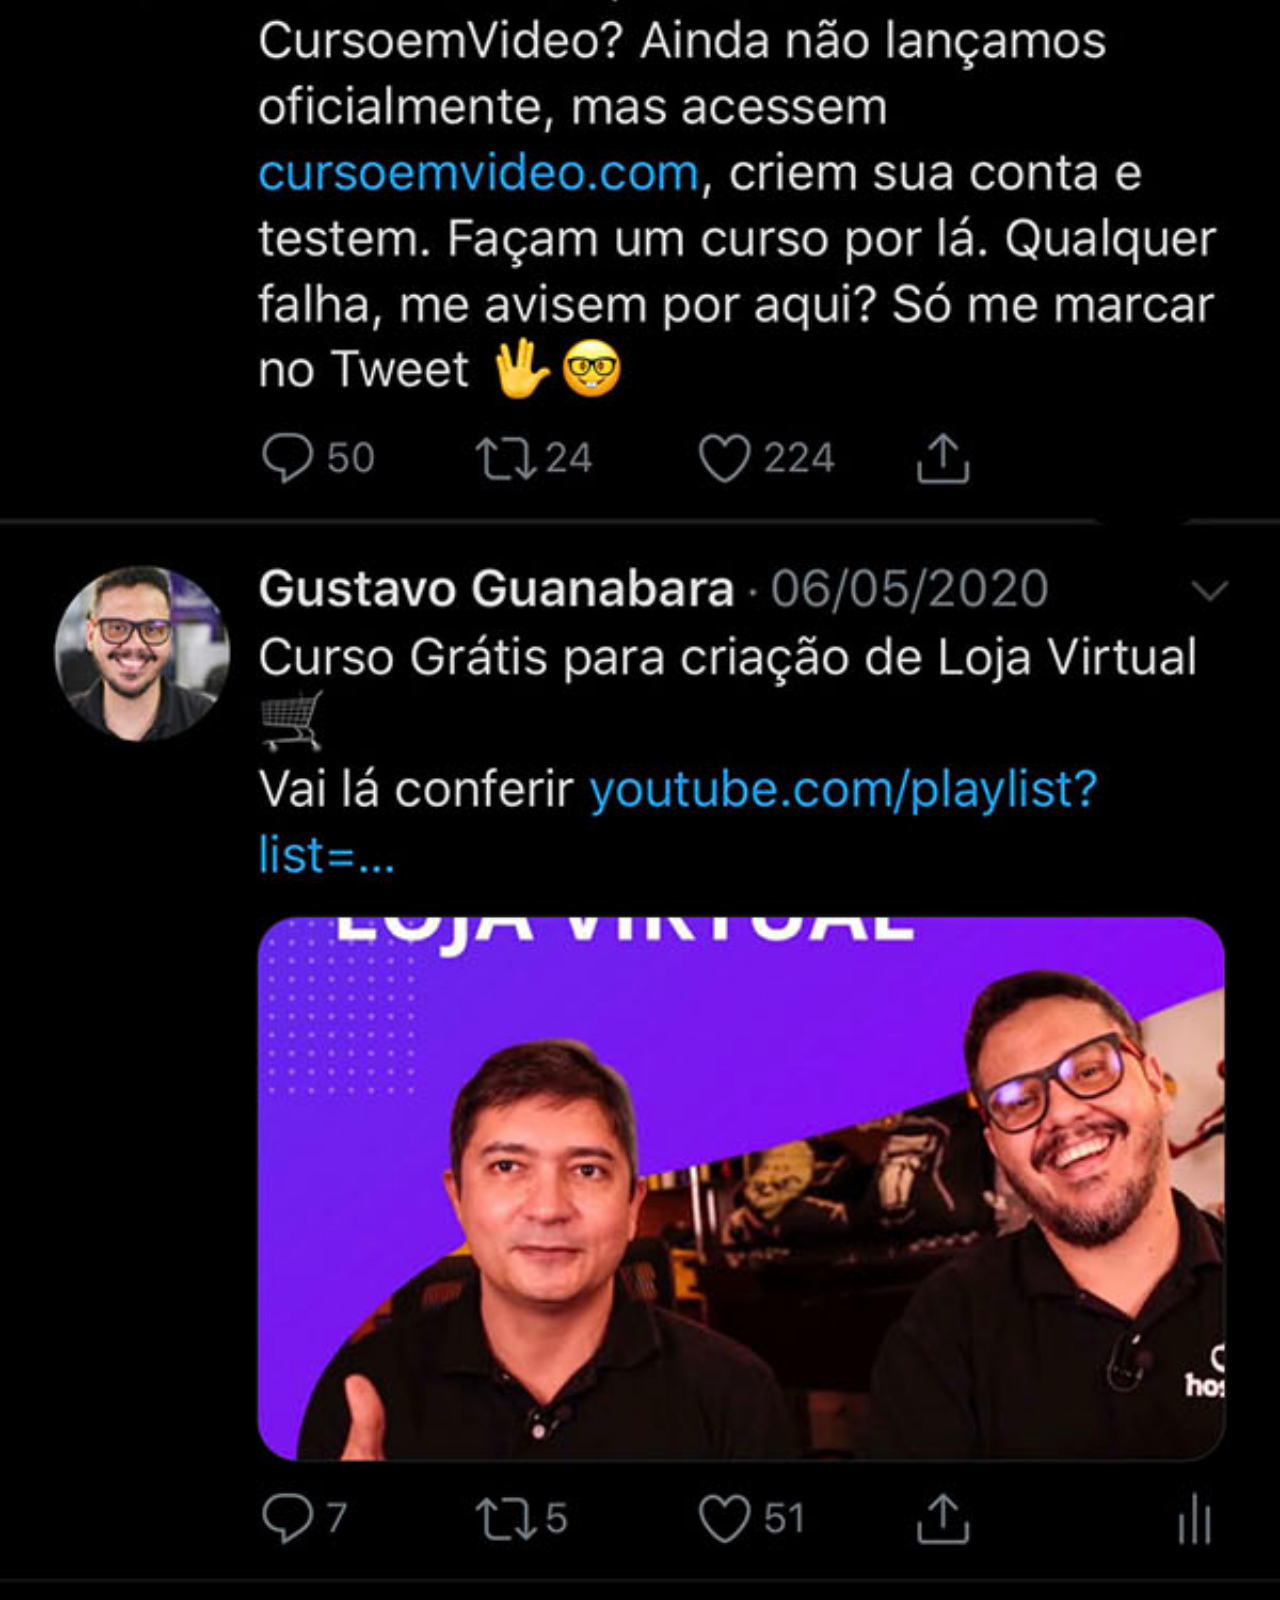
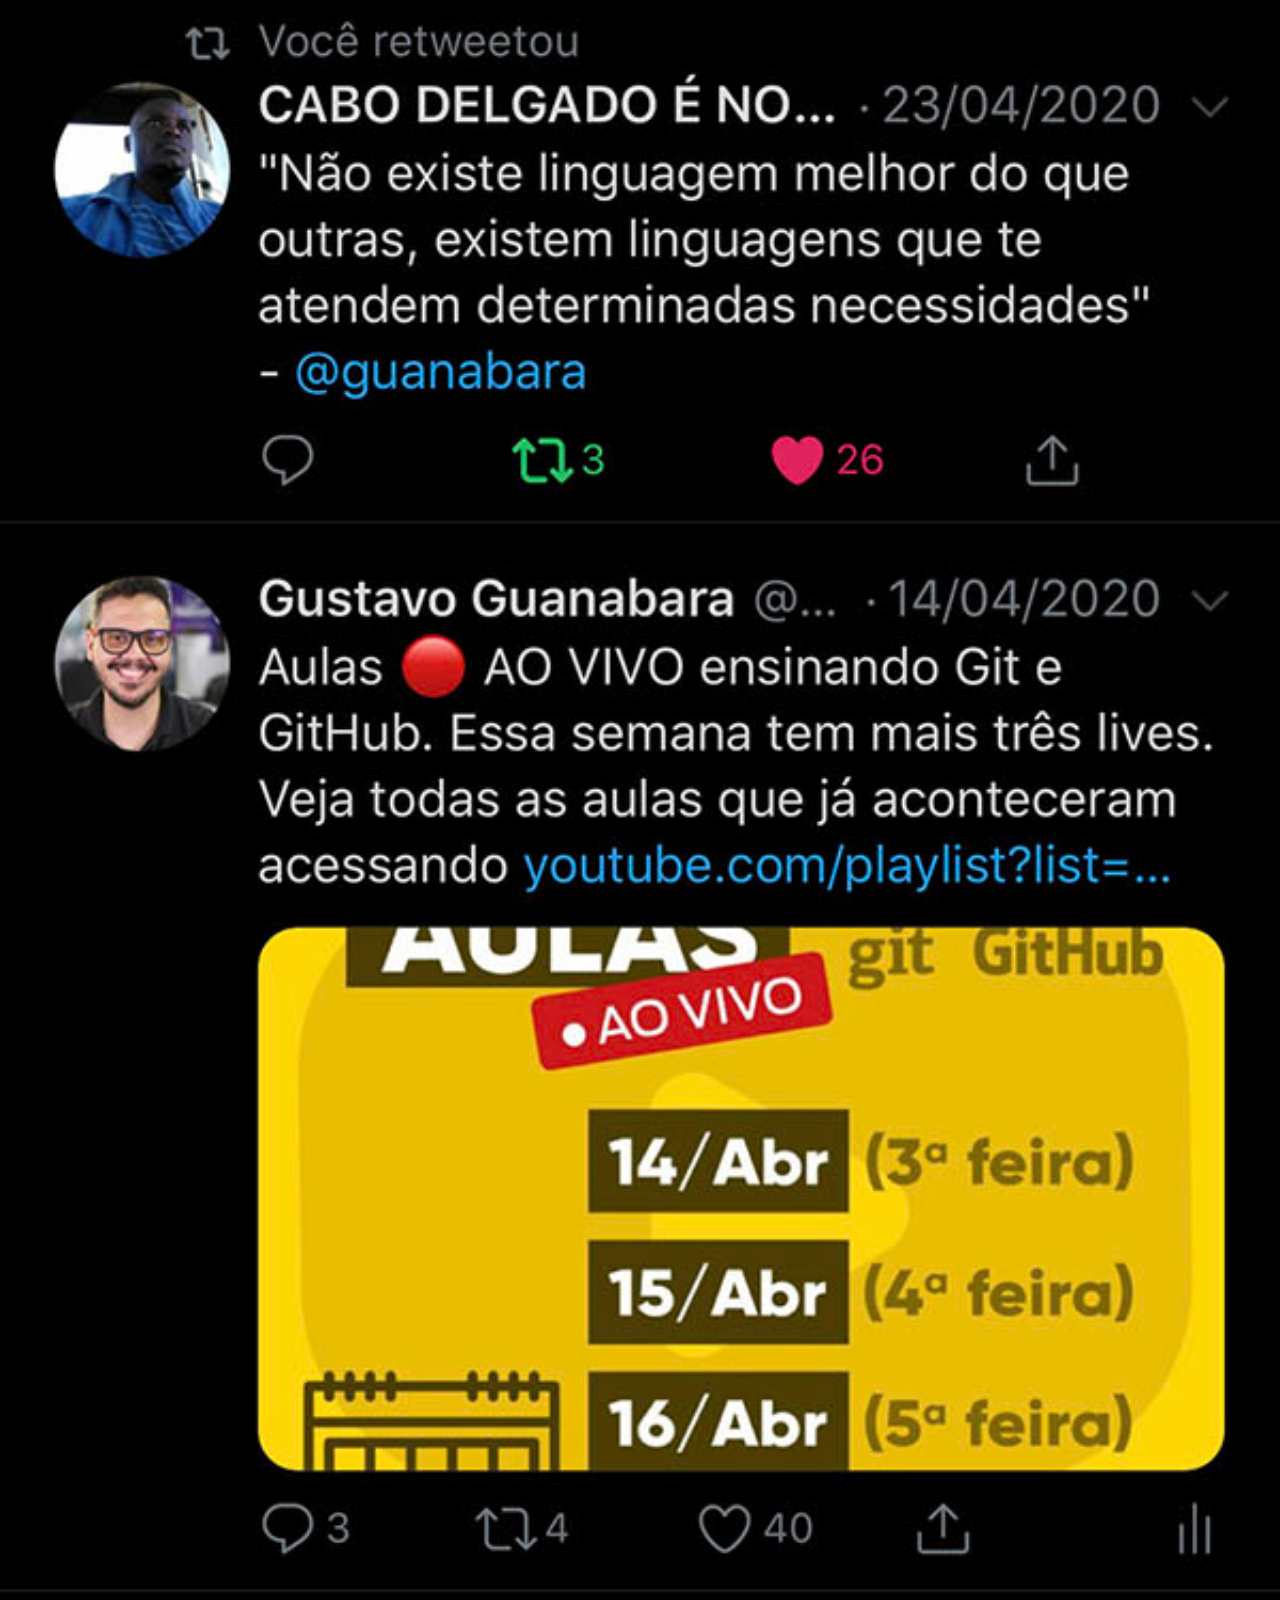
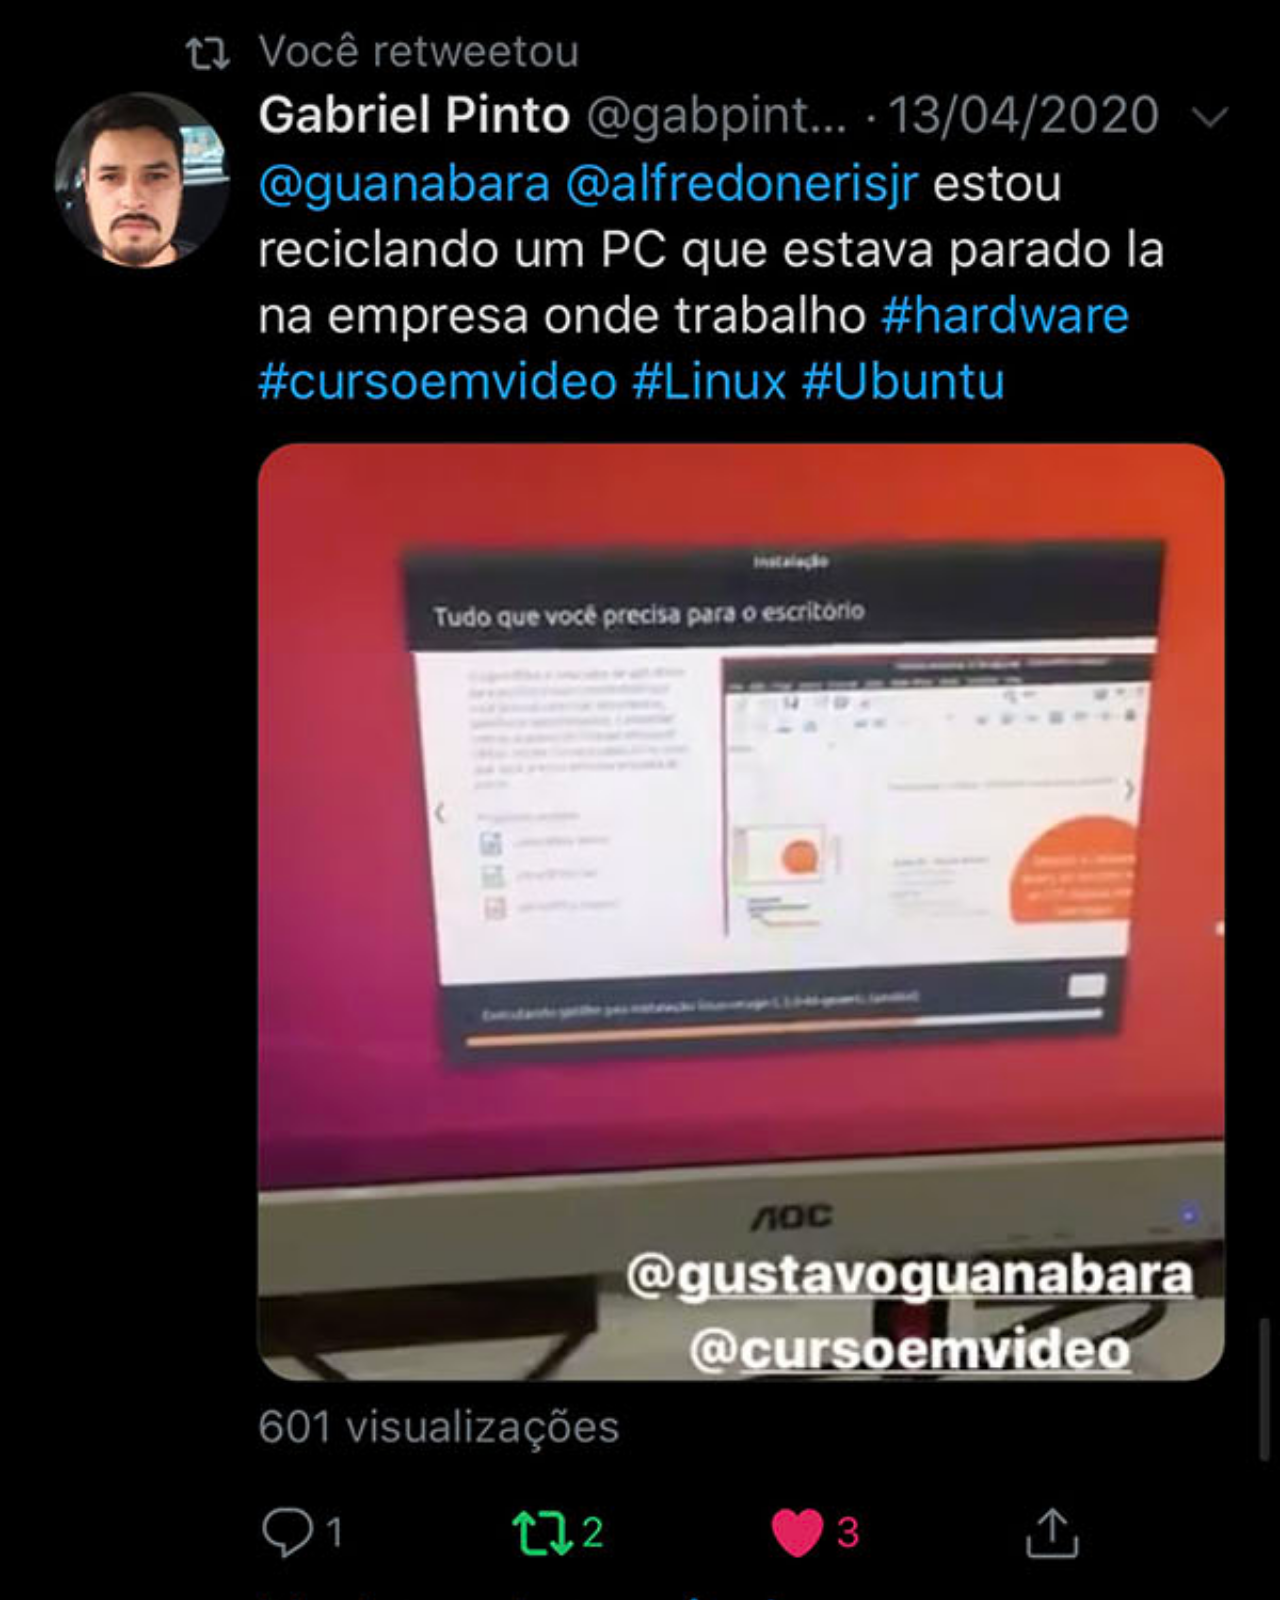
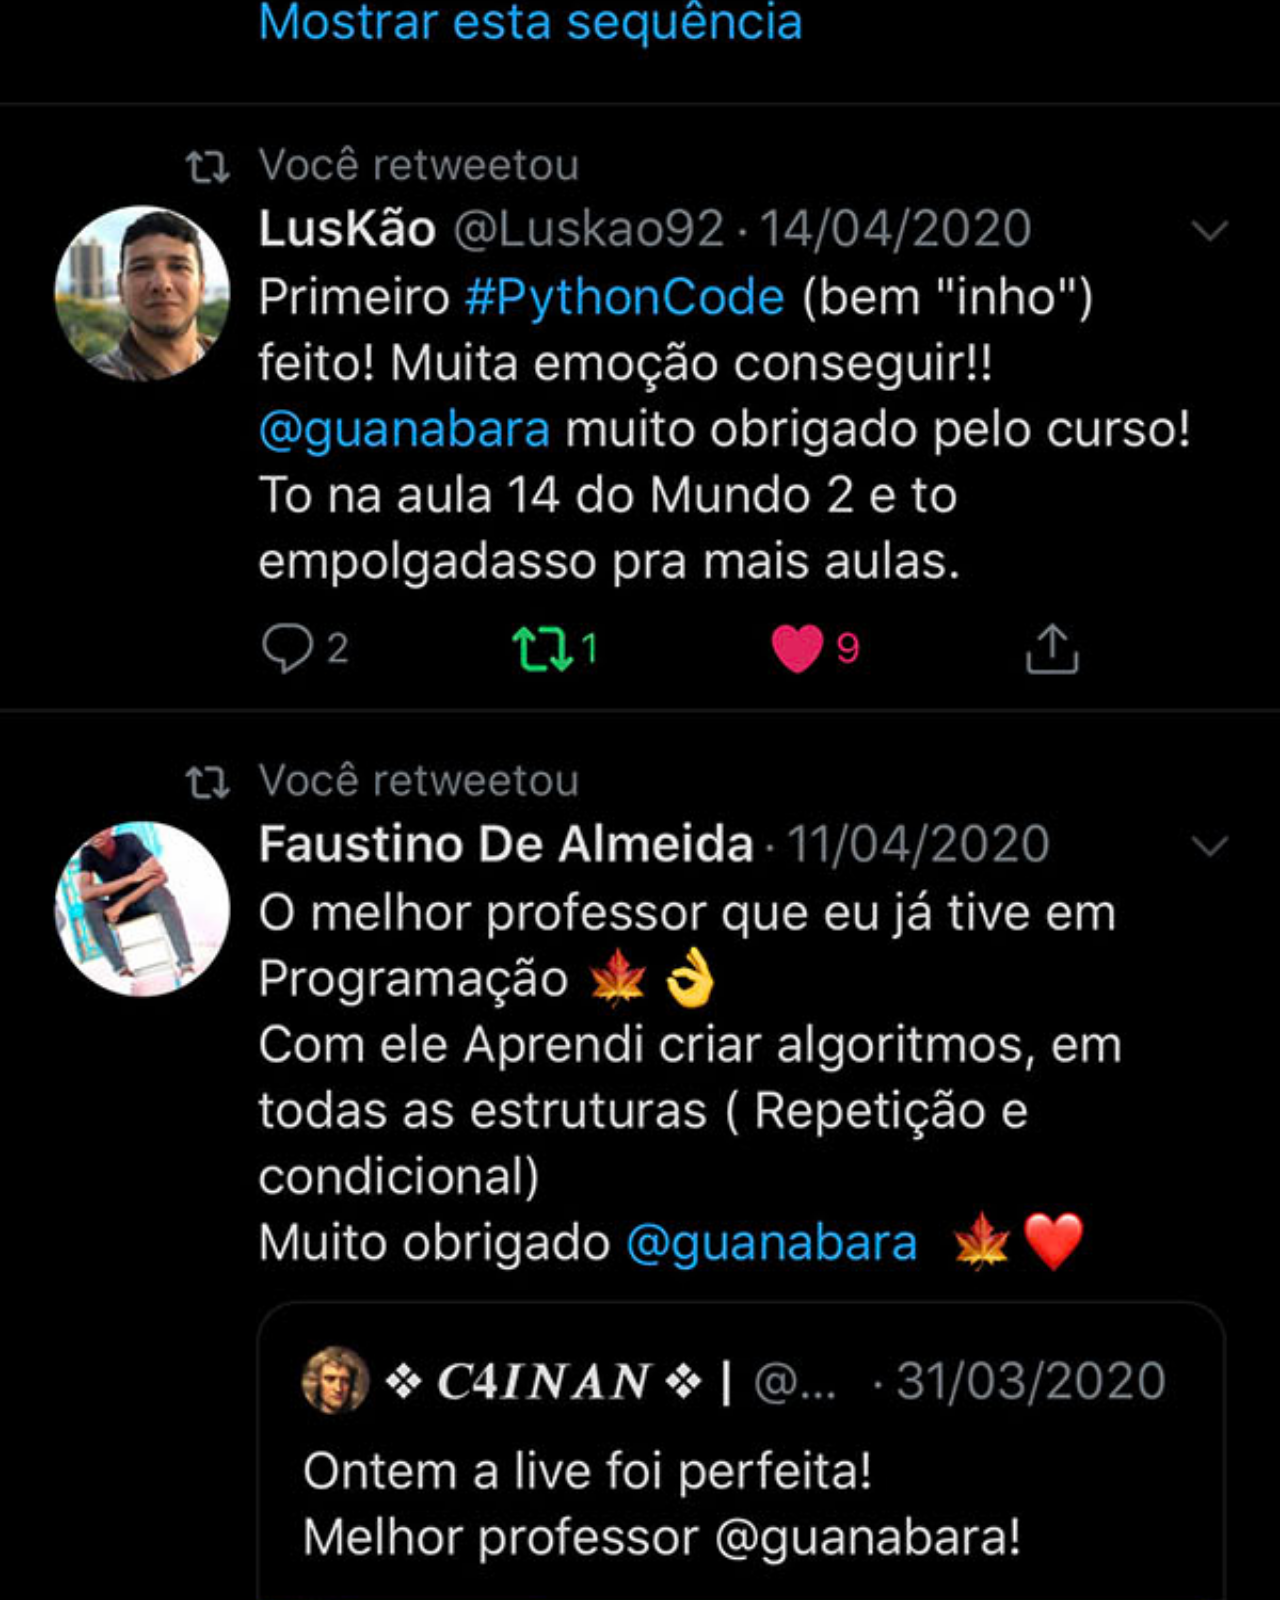
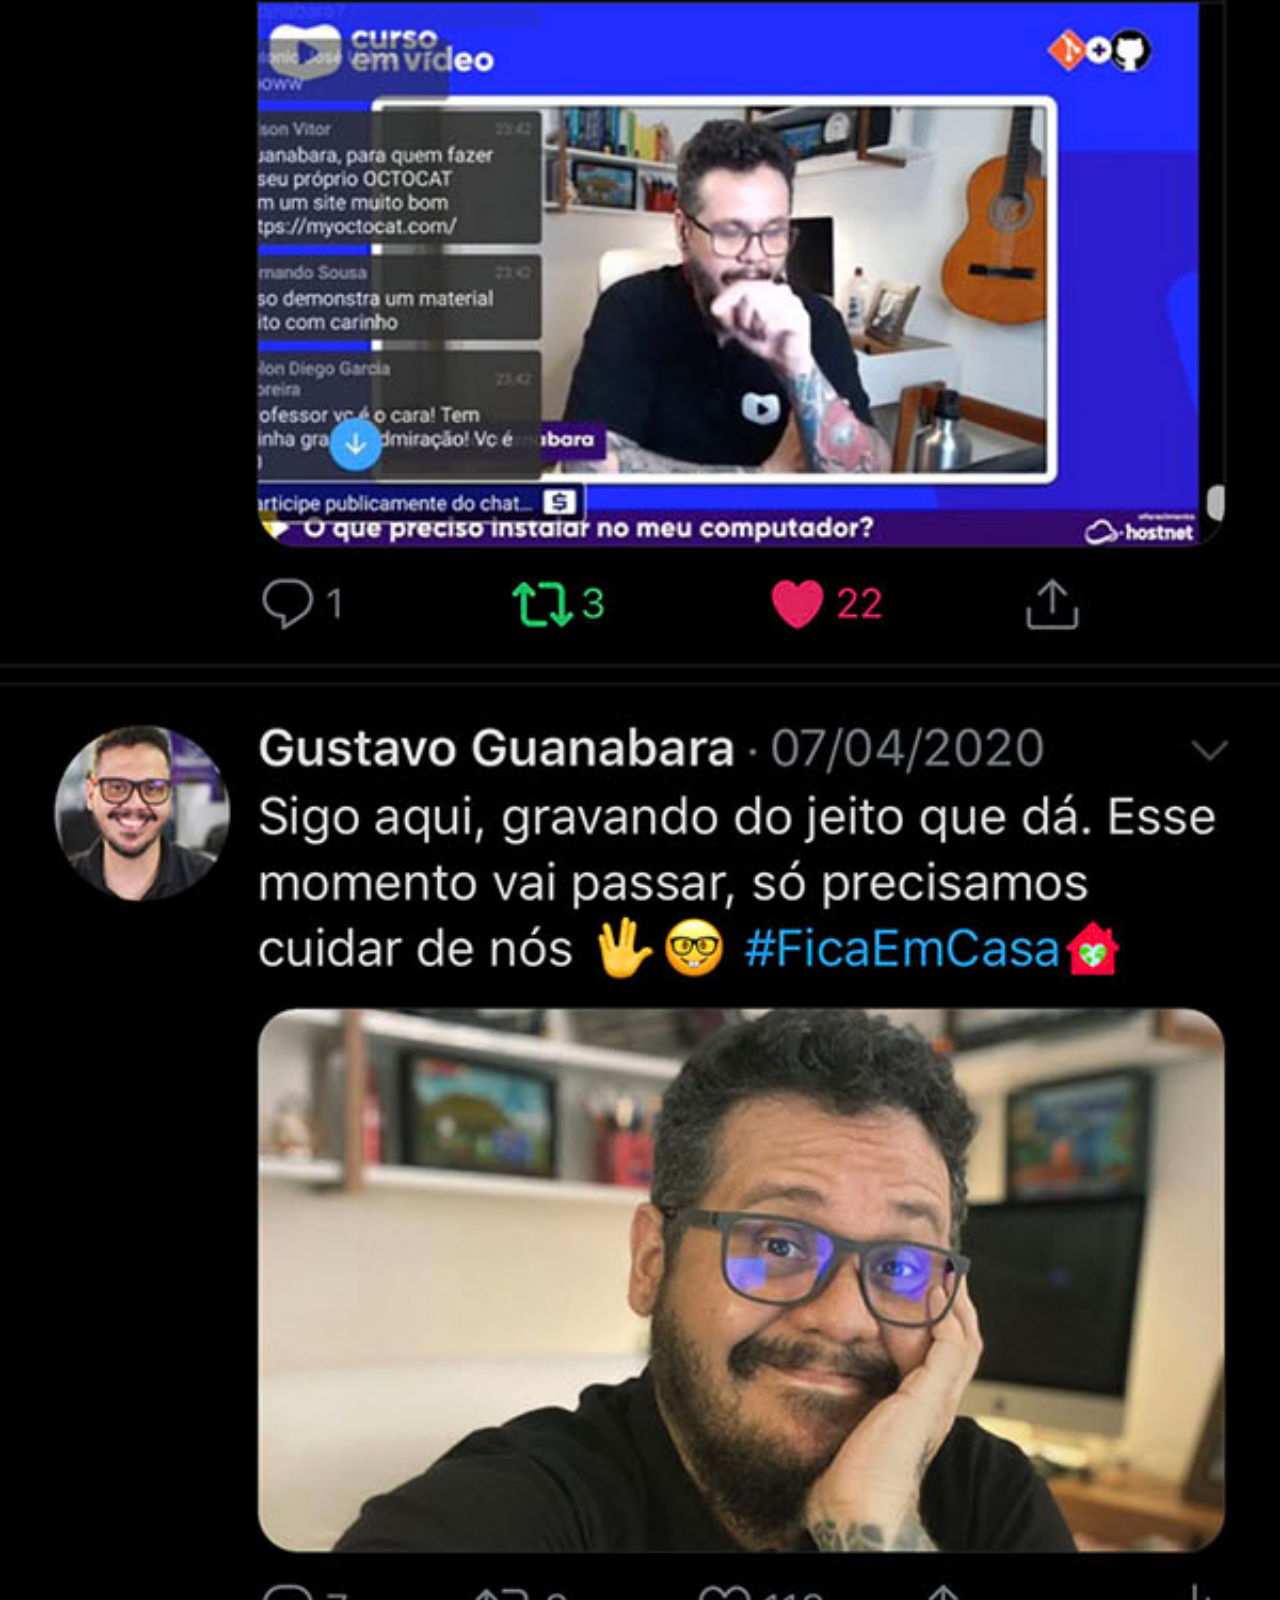
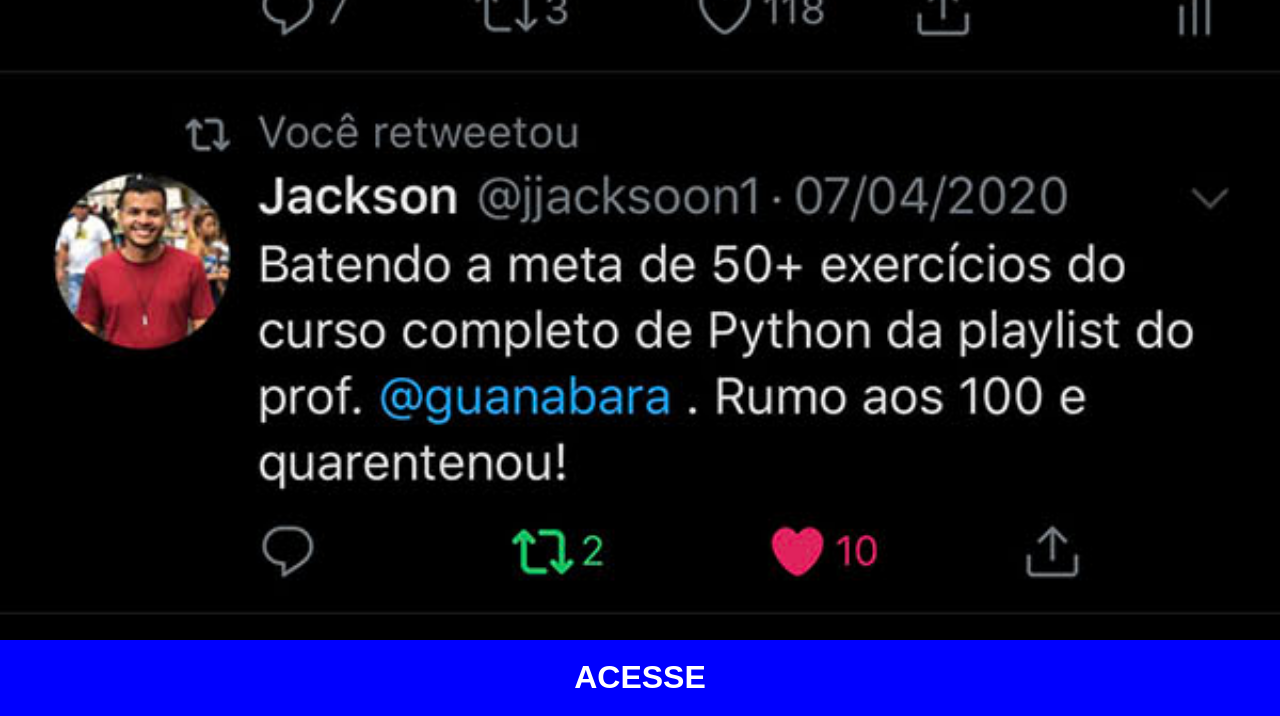
<file: twitter.html>
<!DOCTYPE html>
<html lang="pt-br">
<head>
    <meta charset="UTF-8">
    <meta name="viewport" content="width=device-width, initial-scale=1.0">
    <title>Twitter</title>
    <link rel="stylesheet" href="styles/social.css">
</head>
<body>
    <img src="imagens/tela-twitter.jpg" alt="Tela Twitter">  
    <a href="https://x.com/guanabara" target="_blank">Acesse</a>
</body>
</html>
</file>
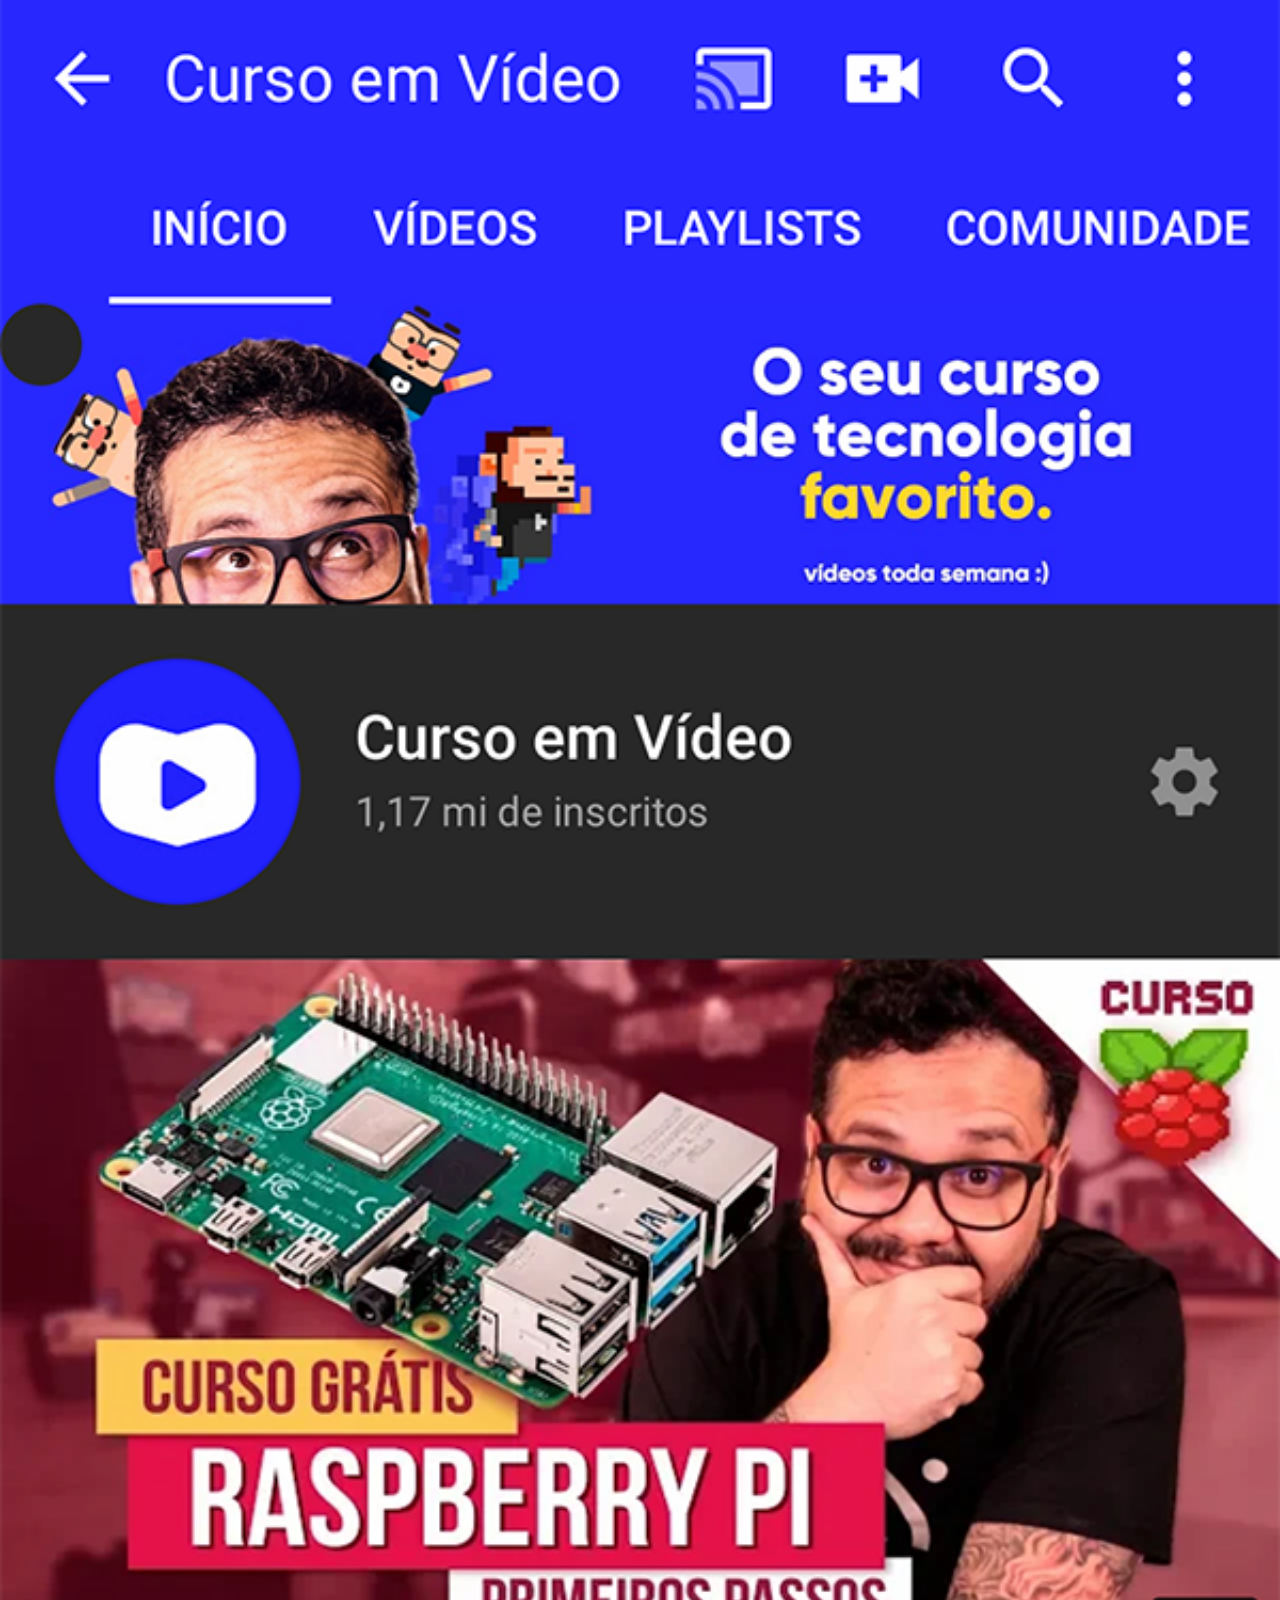
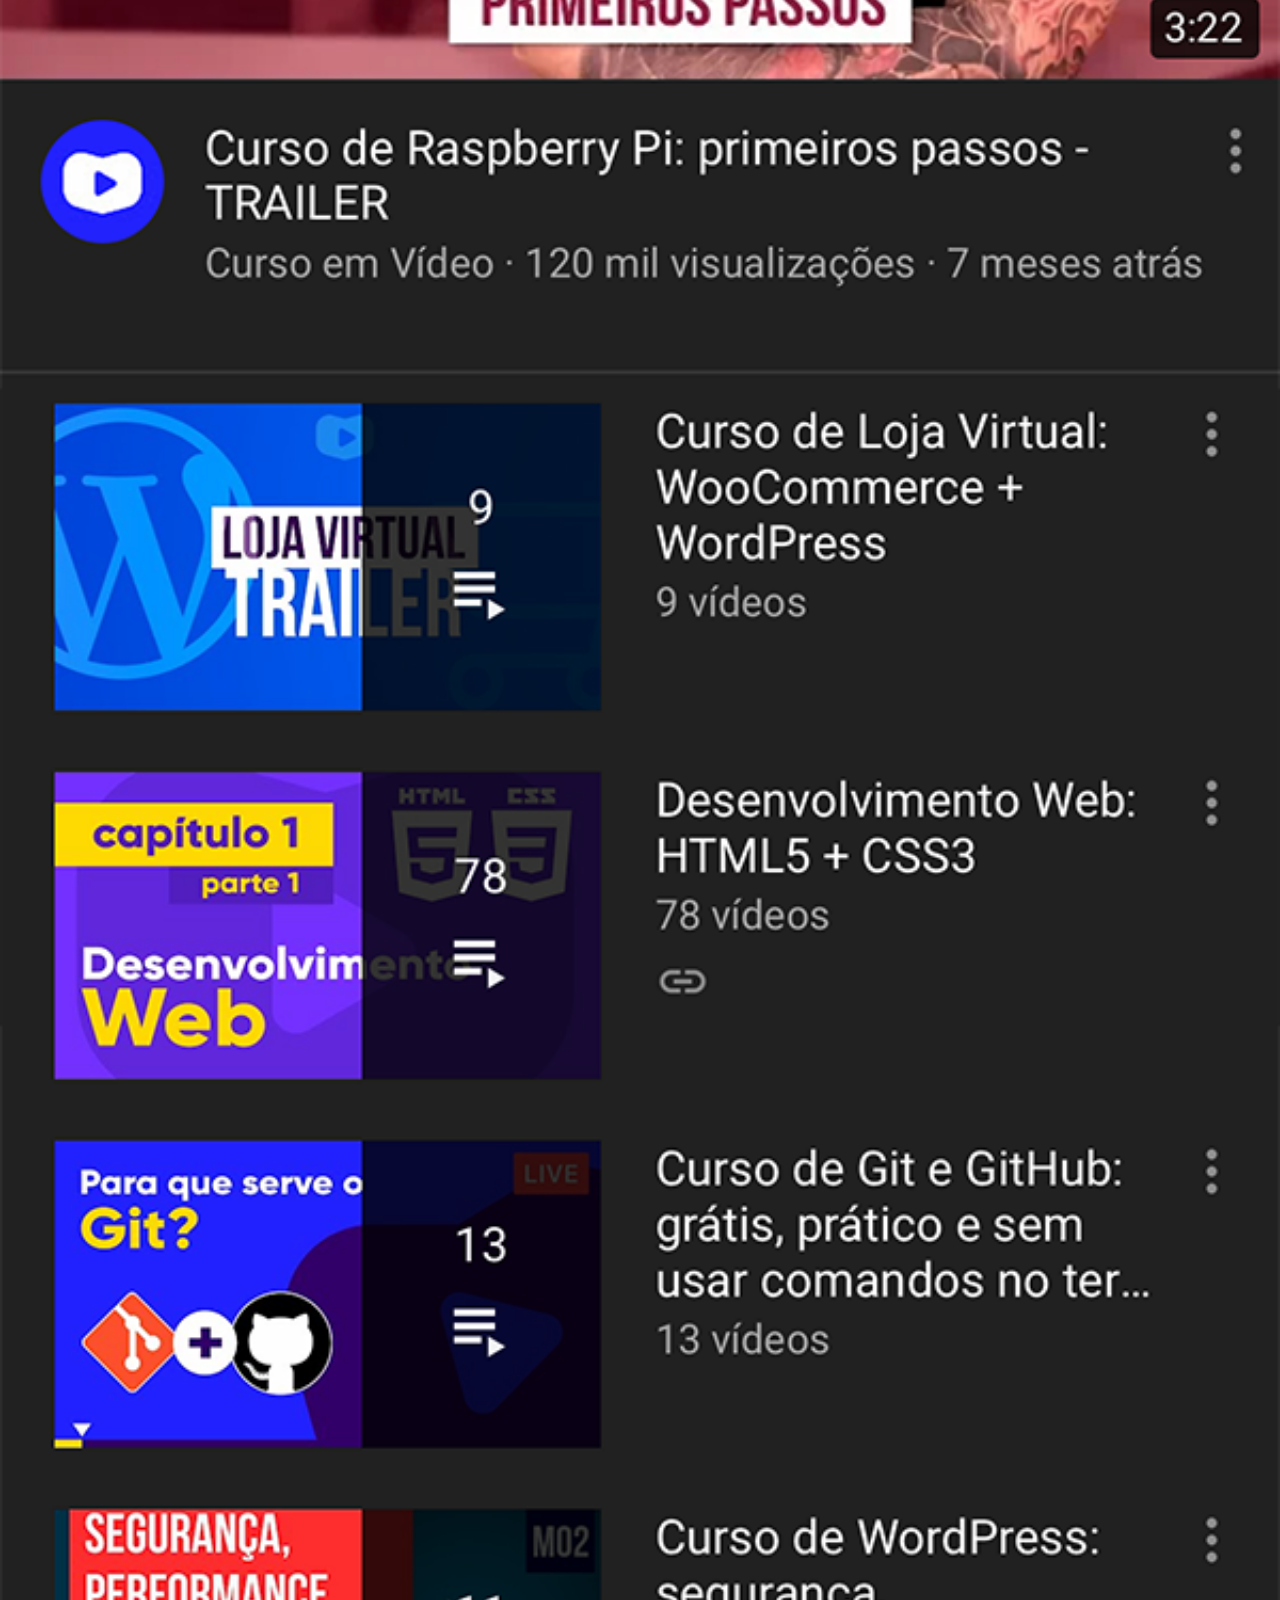
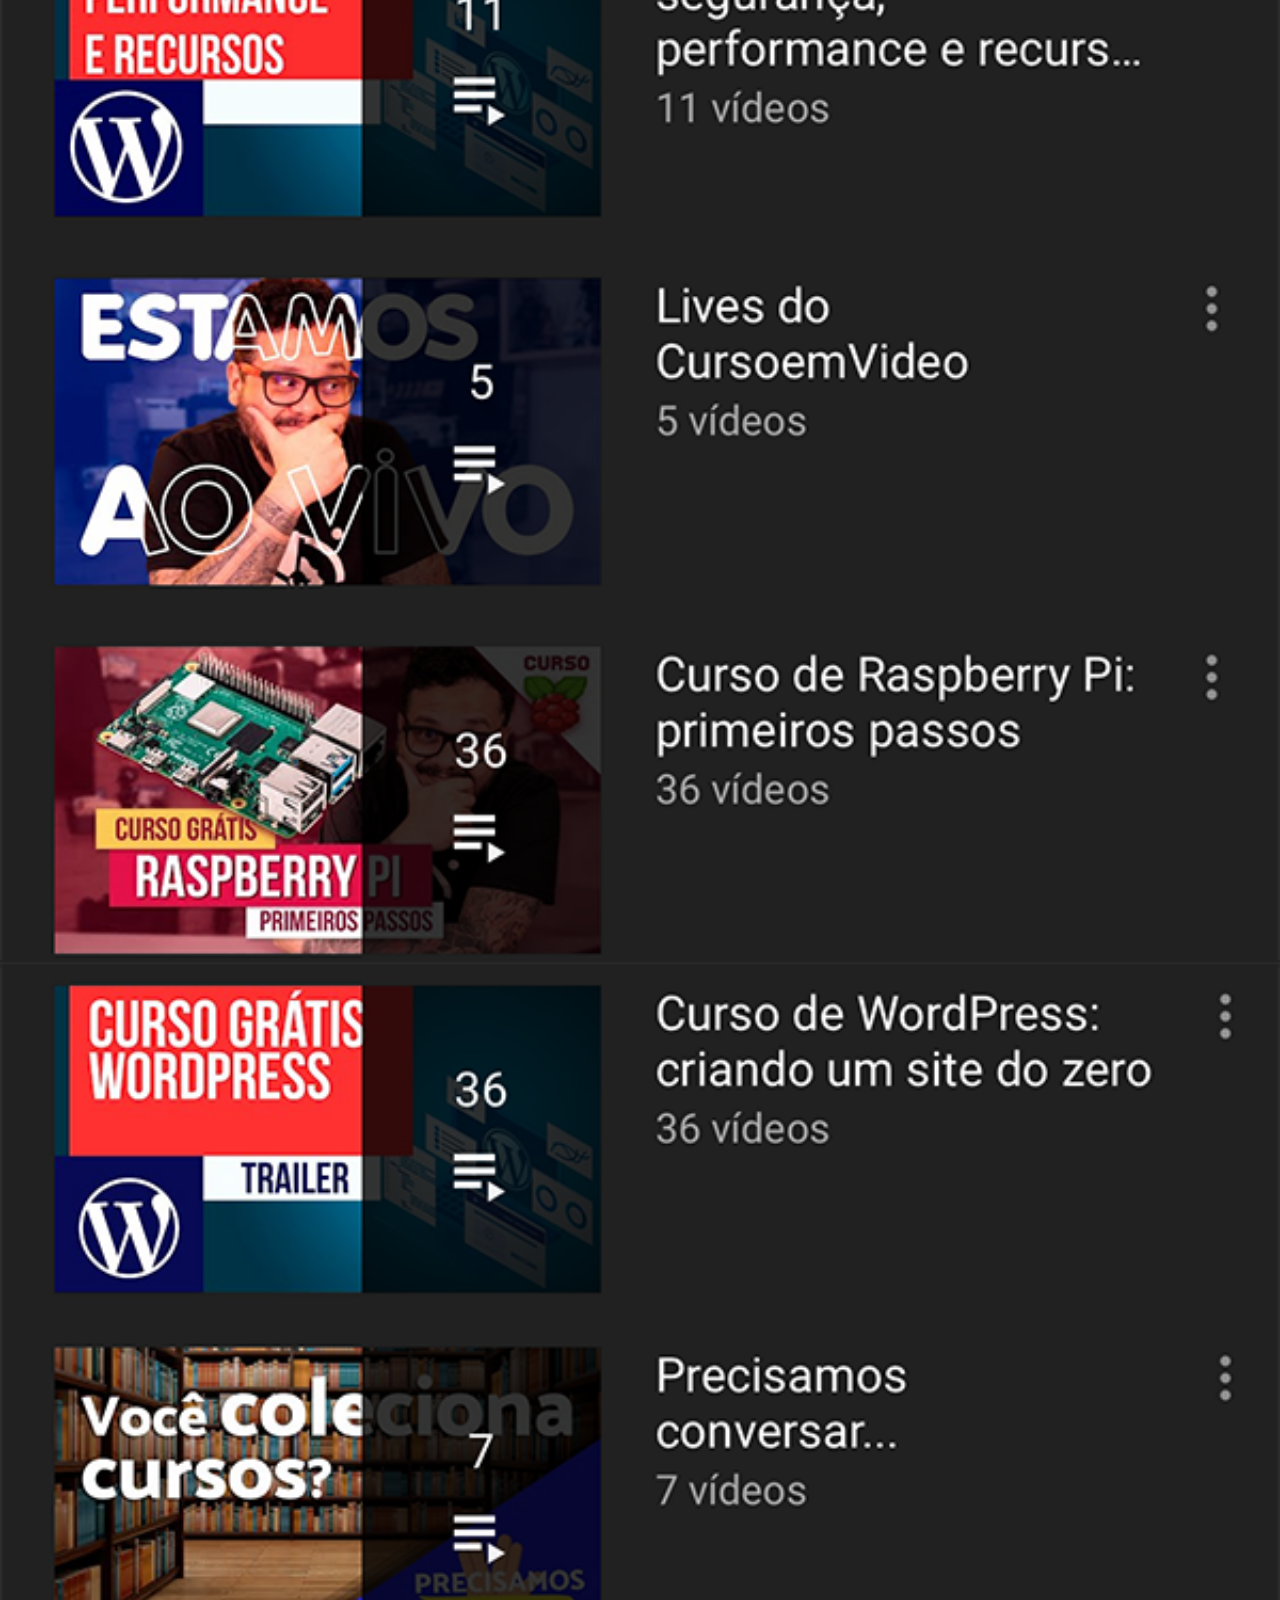
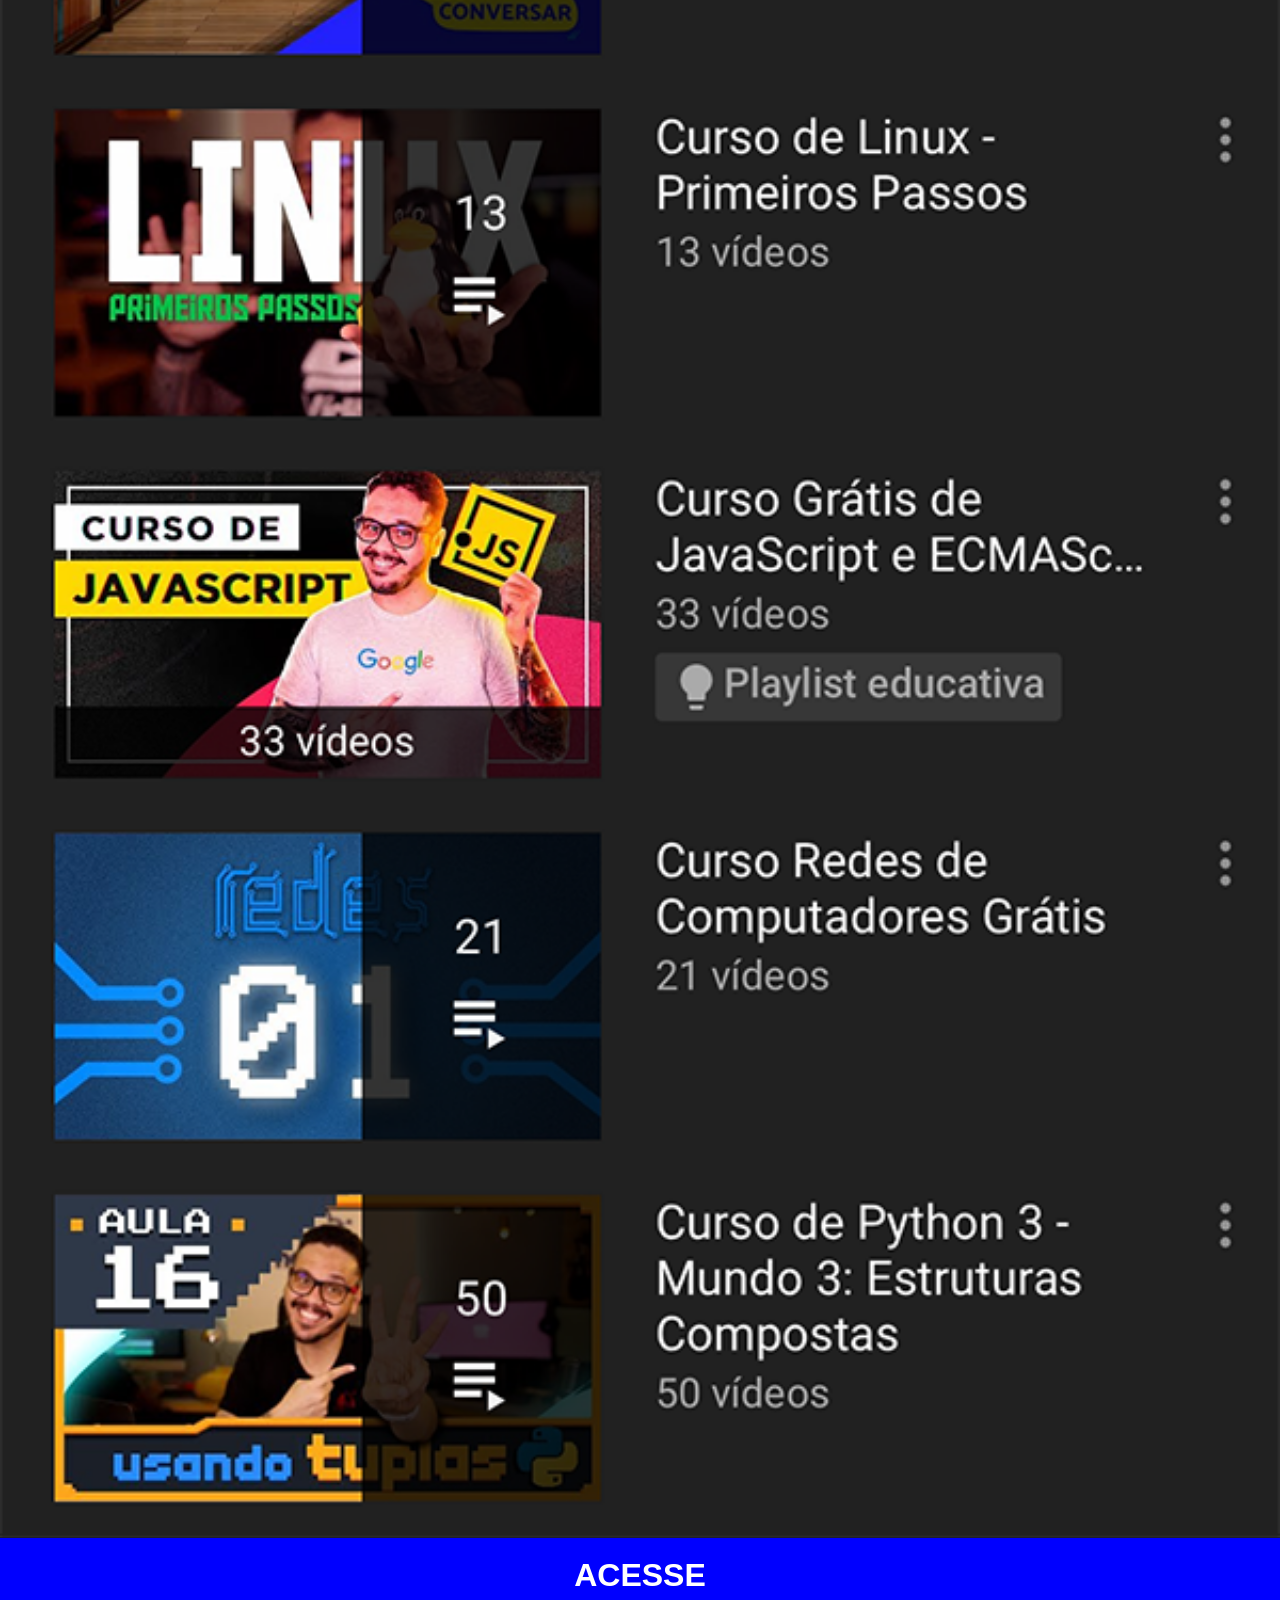
<file: youtube.html>
<!DOCTYPE html>
<html lang="pt-br">
<head>
    <meta charset="UTF-8">
    <meta name="viewport" content="width=device-width, initial-scale=1.0">
    <title>Youtube</title>
    <link rel="stylesheet" href="styles/social.css">
</head>
<body>
    <img src="imagens/tela-youtube.png" alt="Imagem Youtube"> 
    <a href="https://youtube.com/cursosemvideo/playlists" target="_blank">Acesse</a>  
</body>
</html>
</file>
<file: styles/social.css>
@charset "UTF-8";

* {
    margin: 0;
    padding: 0;
    font-family: Arial, Helvetica, sans-serif;
}

::-webkit-scrollbar {
    width: 0;
    height: 0;
}

img {
    width: 100vw;
    margin-bottom: -5px;
}

a {
    display: block;
    padding: 20px;
    text-align: center;
    font-size: 2em;
    background-color: blue;
    color: white;
    font-weight: bold;
    text-transform: uppercase;
    text-decoration: none;
}

a:hover {
    background-color: rgb(0, 60, 255);
}
</file>
